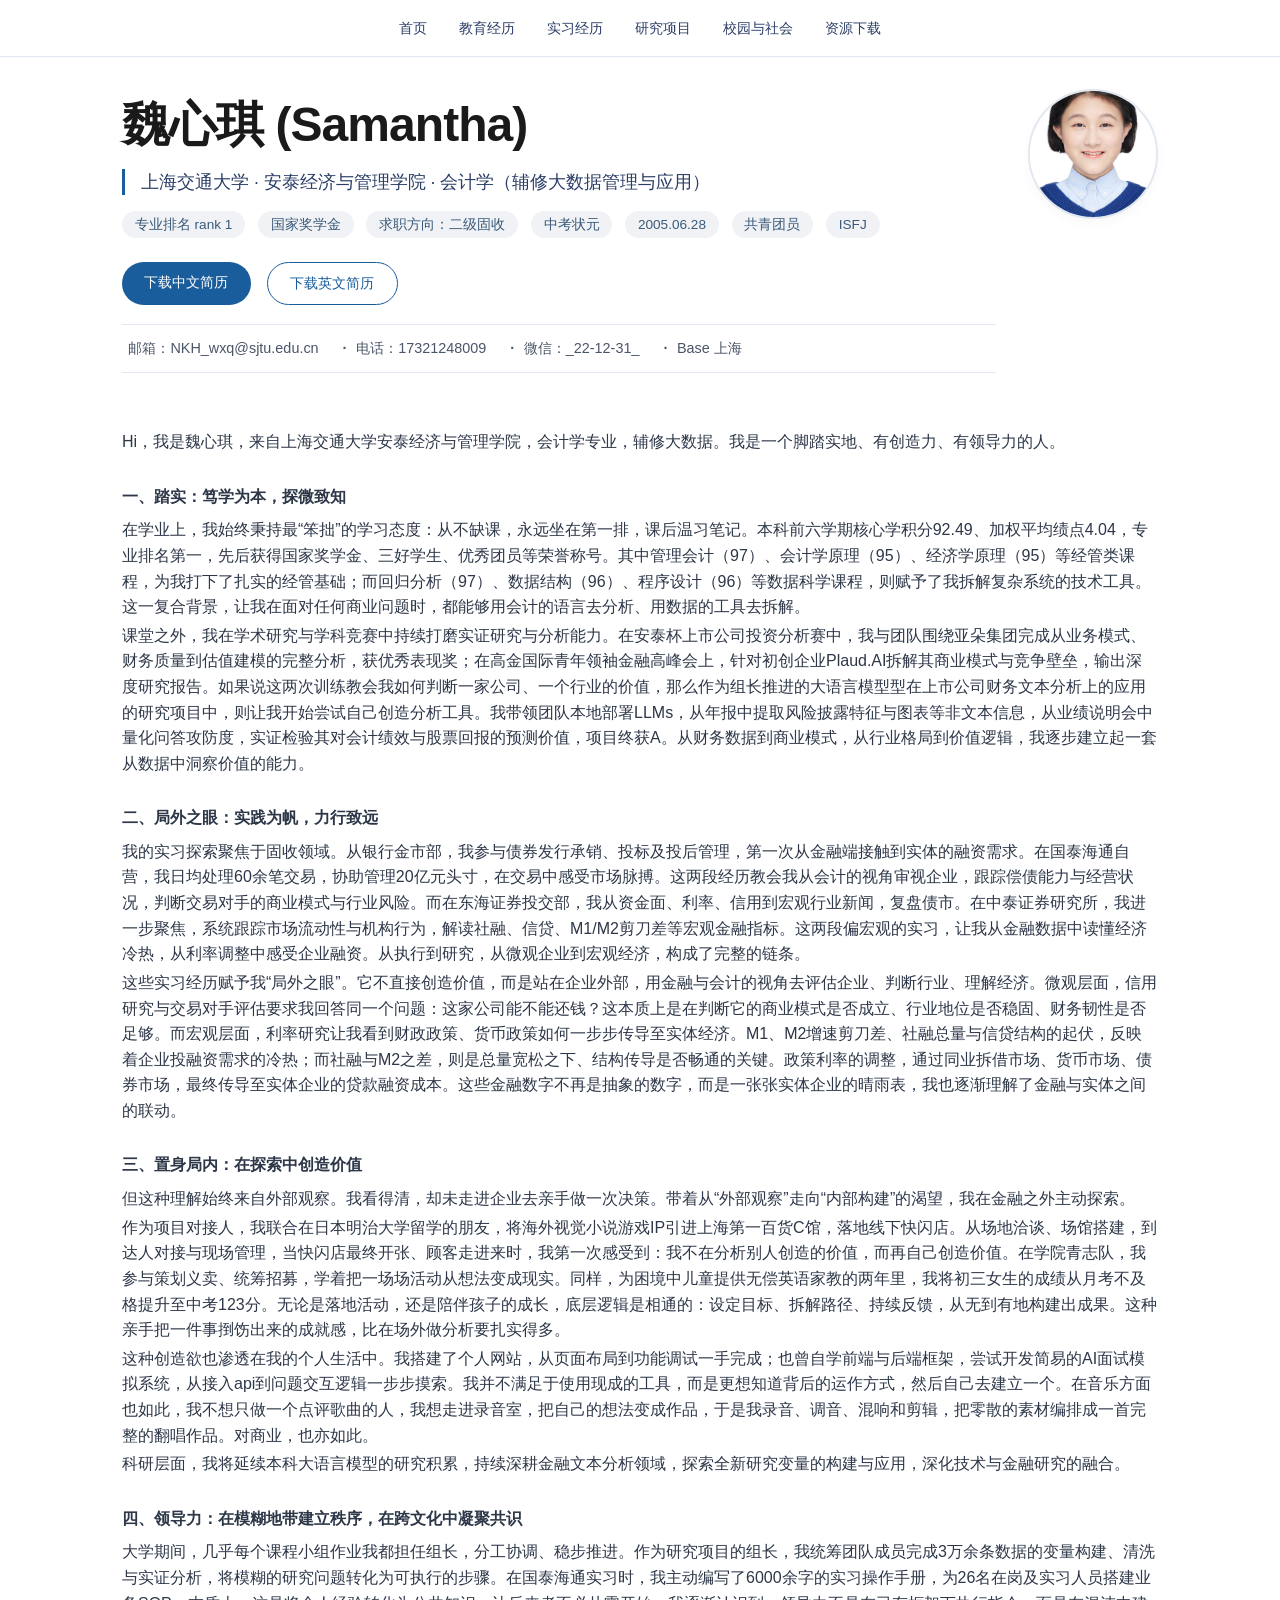
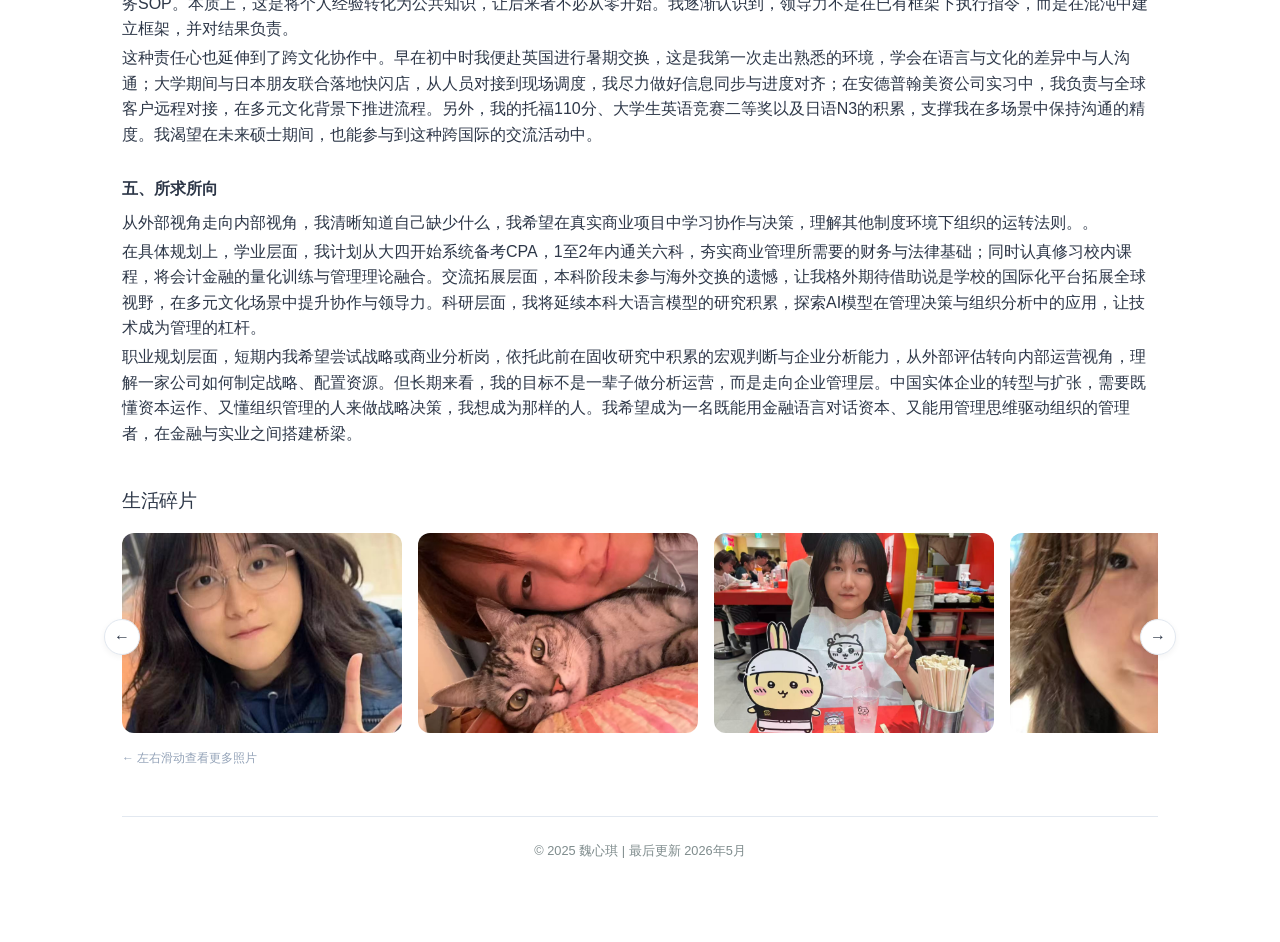
<file: index.html>
<!DOCTYPE html>
<html lang="zh-CN">
<head>
    <meta charset="UTF-8">
    <meta name="viewport" content="width=device-width, initial-scale=1.0, viewport-fit=cover">
    <title>魏心琪 · 个人主页</title>
    <style>
        * {
            margin: 0;
            padding: 0;
            box-sizing: border-box;
        }

        body {
            background-color: #ffffff;
            font-family: 'Inter', -apple-system, BlinkMacSystemFont, 'Segoe UI', Roboto, Helvetica, Arial, sans-serif;
            color: #1a1a1a;
            line-height: 1.5;
        }

        /* 导航栏 */
        .navbar {
            border-bottom: 1px solid #e2e8f0;
            padding: 1rem 0;
            margin-bottom: 1rem;
        }
        .nav-links {
            display: flex;
            justify-content: center;
            gap: 2rem;
            flex-wrap: wrap;
            list-style: none;
        }
        .nav-links a {
            text-decoration: none;
            color: #2c3e66;
            font-size: 0.9rem;
            font-weight: 500;
            transition: color 0.2s;
        }
        .nav-links a:hover {
            color: #1a5d9c;
        }

        .container {
            max-width: 1100px;
            margin: 0 auto;
            padding: 1rem 2rem 3rem 2rem;
        }

        /* 头部区域：左侧文字 + 右侧证件照 */
        .hero {
            display: flex;
            justify-content: space-between;
            align-items: flex-start;
            flex-wrap: wrap;
            gap: 2rem;
            margin-bottom: 1rem;
        }
        .hero-left {
            flex: 1;
        }
        .hero-right {
            flex-shrink: 0;
        }
        .photo-id {
            width: 130px;
            height: 130px;
            object-fit: cover;
            border-radius: 50%;
            border: 2px solid #e2e8f0;
            box-shadow: 0 4px 12px rgba(0,0,0,0.03);
        }

        .name {
            font-size: 3rem;
            font-weight: 600;
            letter-spacing: -0.02em;
            margin-bottom: 0.5rem;
        }

        .title {
            font-size: 1.1rem;
            color: #2c3e66;
            margin-bottom: 1rem;
            border-left: 3px solid #1a5d9c;
            padding-left: 1rem;
        }

        .tags {
            display: flex;
            flex-wrap: wrap;
            gap: 0.8rem;
            margin: 1rem 0 1.2rem 0;
            font-size: 0.9rem;
            color: #3a5a7a;
        }

        .tag-item {
            background: #f0f2f5;
            padding: 0.2rem 0.8rem;
            border-radius: 20px;
            font-size: 0.85rem;
        }

        /* 按钮组 */
        .btn-group {
            display: flex;
            gap: 1rem;
            margin: 1.5rem 0 1.2rem 0;
            flex-wrap: wrap;
        }
        .btn {
            background: #1a5d9c;
            color: white;
            border: none;
            padding: 0.6rem 1.4rem;
            border-radius: 40px;
            font-size: 0.9rem;
            font-weight: 500;
            cursor: pointer;
            transition: background 0.2s ease;
            text-decoration: none;
            display: inline-block;
        }
        .btn:hover {
            background: #0e3e6b;
        }
        .btn-outline {
            background: transparent;
            border: 1px solid #1a5d9c;
            color: #1a5d9c;
        }
        .btn-outline:hover {
            background: #1a5d9c;
            color: white;
        }

        /* 联系方式行 */
        .contact {
            display: flex;
            flex-wrap: wrap;
            gap: 1.5rem;
            font-size: 0.9rem;
            color: #4a5568;
            border-top: 1px solid #e2e8f0;
            border-bottom: 1px solid #e2e8f0;
            padding: 0.8rem 0;
            margin: 1rem 0 1.5rem 0;
        }
        .contact-item {
            display: flex;
            align-items: center;
            gap: 0.4rem;
        }
        .contact-item::before {
            content: "·";
            font-weight: 600;
            margin-right: 0.2rem;
        }
        .contact-item:first-child::before {
            content: "";
            margin-right: 0;
        }

        /* 自我介绍 */
        .bio {
            margin: 2rem 0 2rem 0;
            font-size: 1rem;
            color: #2d3748;
            line-height: 1.6;
        }
        .bio p {
            margin-bottom: 0.2rem;   /* 普通段落之间只留很小的间隙 */
            font-size: 1rem;
            color: #2d3748;
            line-height: 1.6;
        }
        .bio .section-heading {
            margin-top: 1.8rem;      /* 大标题之前留出明显间距 */
            margin-bottom: 0.5rem;
            font-weight: 600;
        }
        /* 生活照片滚动区 */
        .photos-section {
            margin: 2.5rem 0;
        }
        .section-title {
            font-size: 1.2rem;
            font-weight: 500;
            margin-bottom: 1rem;
            letter-spacing: -0.3px;
        }
        .scroll-wrapper {
            position: relative;
        }
        .scroll-container {
            display: flex;
            overflow-x: auto;
            scroll-behavior: smooth;
            gap: 1rem;
            padding-bottom: 0.5rem;
            scrollbar-width: thin;
            -webkit-overflow-scrolling: touch;
        }
        .scroll-container::-webkit-scrollbar {
            height: 5px;
        }
        .scroll-container::-webkit-scrollbar-track {
            background: #f0f2f5;
            border-radius: 10px;
        }
        .scroll-container::-webkit-scrollbar-thumb {
            background: #cbd5e0;
            border-radius: 10px;
        }
        .photo-card {
            flex: 0 0 auto;
            width: 280px;
            border-radius: 12px;
            overflow: hidden;
            background: #fafbfc;
        }
        .photo-card img {
            width: 100%;
            height: 200px;
            object-fit: cover;
            display: block;
            transition: transform 0.2s;
        }
        .photo-card img:hover {
            transform: scale(1.02);
        }
        .scroll-btn {
            position: absolute;
            top: 50%;
            transform: translateY(-50%);
            background: white;
            border: 1px solid #e2e8f0;
            border-radius: 50%;
            width: 36px;
            height: 36px;
            display: flex;
            align-items: center;
            justify-content: center;
            cursor: pointer;
            box-shadow: 0 2px 6px rgba(0,0,0,0.05);
            transition: all 0.2s;
            z-index: 2;
        }
        .scroll-btn:hover {
            background: #f0f2f5;
        }
        .scroll-left {
            left: -18px;
        }
        .scroll-right {
            right: -18px;
        }

        footer {
            border-top: 1px solid #e2e8f0;
            margin-top: 3rem;
            padding-top: 1.5rem;
            text-align: center;
            font-size: 0.8rem;
            color: #7f8c8d;
        }

        @media (max-width: 700px) {
            .container { padding: 1rem 1rem 2rem 1rem; }
            .name { font-size: 2rem; }
            .hero-right { margin-top: 1rem; }
            .photo-id { width: 100px; height: 100px; }
            .scroll-left { left: -10px; }
            .scroll-right { right: -10px; }
            .scroll-btn { width: 30px; height: 30px; }
            .nav-links { gap: 1rem; }
        }
    </style>
</head>
<body>
    <!-- 导航菜单 -->
    <div class="navbar">
        <div class="container" style="padding-top: 0; padding-bottom: 0;">
            <ul class="nav-links">
                <li><a href="index.html">首页</a></li>
                <li><a href="education.html">教育经历</a></li>
                <li><a href="internships.html">实习经历</a></li>
                <li><a href="projects.html">研究项目</a></li>
                <li><a href="campus.html">校园与社会</a></li>
                <li><a href="resources.html">资源下载</a></li>
            </ul>
        </div>
    </div>

    <div class="container">
        <!-- 头部：左侧文字 + 右侧证件照 -->
        <div class="hero">
            <div class="hero-left">
                <div class="name">魏心琪 (Samantha)</div>
                <div class="title">上海交通大学 · 安泰经济与管理学院 · 会计学（辅修大数据管理与应用）</div>
                <div class="tags">
                    <span class="tag-item">专业排名 rank 1</span>
                    <span class="tag-item">国家奖学金</span>
                    <span class="tag-item">求职方向：二级固收</span>
                    <span class="tag-item">中考状元</span>
                    <span class="tag-item">2005.06.28</span>
                    <span class="tag-item">共青团员</span>
                    <span class="tag-item">ISFJ</span>
                </div>
                <div class="btn-group">
                    <a href="pdfs/resume_cn.pdf" class="btn" download>下载中文简历</a>
                    <a href="pdfs/resume_en.pdf" class="btn btn-outline" download>下载英文简历</a>
                </div>
                <div class="contact">
                    <span class="contact-item">邮箱：NKH_wxq@sjtu.edu.cn</span>
                    <span class="contact-item">电话：17321248009</span>
                    <span class="contact-item">微信：_22-12-31_</span>
                    <span class="contact-item">Base 上海</span>
                </div>
            </div>
            <div class="hero-right">
                <!-- 证件照：请将你的证件照命名为 zhengjianzhao.jpg 并放入 images 文件夹 -->
                <img class="photo-id" src="images/zhengjianzhao.jpg" alt="证件照" onerror="this.src='https://placehold.co/130x130?text=Photo'">
            </div>
        </div>

        <!-- 自我介绍 -->
        <div class="bio">
            <p>Hi，我是魏心琪，来自上海交通大学安泰经济与管理学院，会计学专业，辅修大数据。我是一个脚踏实地、有创造力、有领导力的人。</p>

            <p class="section-heading">一、踏实：笃学为本，探微致知</p>
            <p>在学业上，我始终秉持最“笨拙”的学习态度：从不缺课，永远坐在第一排，课后温习笔记。本科前六学期核心学积分92.49、加权平均绩点4.04，专业排名第一，先后获得国家奖学金、三好学生、优秀团员等荣誉称号。其中管理会计（97）、会计学原理（95）、经济学原理（95）等经管类课程，为我打下了扎实的经管基础；而回归分析（97）、数据结构（96）、程序设计（96）等数据科学课程，则赋予了我拆解复杂系统的技术工具。这一复合背景，让我在面对任何商业问题时，都能够用会计的语言去分析、用数据的工具去拆解。</p>
            <p>课堂之外，我在学术研究与学科竞赛中持续打磨实证研究与分析能力。在安泰杯上市公司投资分析赛中，我与团队围绕亚朵集团完成从业务模式、财务质量到估值建模的完整分析，获优秀表现奖；在高金国际青年领袖金融高峰会上，针对初创企业Plaud.AI拆解其商业模式与竞争壁垒，输出深度研究报告。如果说这两次训练教会我如何判断一家公司、一个行业的价值，那么作为组长推进的大语言模型型在上市公司财务文本分析上的应用的研究项目中，则让我开始尝试自己创造分析工具。我带领团队本地部署LLMs，从年报中提取风险披露特征与图表等非文本信息，从业绩说明会中量化问答攻防度，实证检验其对会计绩效与股票回报的预测价值，项目终获A。从财务数据到商业模式，从行业格局到价值逻辑，我逐步建立起一套从数据中洞察价值的能力。</p>

            <p class="section-heading">二、局外之眼：实践为帆，力行致远</p>
            <p>我的实习探索聚焦于固收领域。从银行金市部，我参与债券发行承销、投标及投后管理，第一次从金融端接触到实体的融资需求。在国泰海通自营，我日均处理60余笔交易，协助管理20亿元头寸，在交易中感受市场脉搏。这两段经历教会我从会计的视角审视企业，跟踪偿债能力与经营状况，判断交易对手的商业模式与行业风险。而在东海证券投交部，我从资金面、利率、信用到宏观行业新闻，复盘债市。在中泰证券研究所，我进一步聚焦，系统跟踪市场流动性与机构行为，解读社融、信贷、M1/M2剪刀差等宏观金融指标。这两段偏宏观的实习，让我从金融数据中读懂经济冷热，从利率调整中感受企业融资。从执行到研究，从微观企业到宏观经济，构成了完整的链条。</p>
            <p>这些实习经历赋予我“局外之眼”。它不直接创造价值，而是站在企业外部，用金融与会计的视角去评估企业、判断行业、理解经济。微观层面，信用研究与交易对手评估要求我回答同一个问题：这家公司能不能还钱？这本质上是在判断它的商业模式是否成立、行业地位是否稳固、财务韧性是否足够。而宏观层面，利率研究让我看到财政政策、货币政策如何一步步传导至实体经济。M1、M2增速剪刀差、社融总量与信贷结构的起伏，反映着企业投融资需求的冷热；而社融与M2之差，则是总量宽松之下、结构传导是否畅通的关键。政策利率的调整，通过同业拆借市场、货币市场、债券市场，最终传导至实体企业的贷款融资成本。这些金融数字不再是抽象的数字，而是一张张实体企业的晴雨表，我也逐渐理解了金融与实体之间的联动。</p>

            <p class="section-heading">三、置身局内：在探索中创造价值</p>
            <p>但这种理解始终来自外部观察。我看得清，却未走进企业去亲手做一次决策。带着从“外部观察”走向“内部构建”的渴望，我在金融之外主动探索。</p>
            <p>作为项目对接人，我联合在日本明治大学留学的朋友，将海外视觉小说游戏IP引进上海第一百货C馆，落地线下快闪店。从场地洽谈、场馆搭建，到达人对接与现场管理，当快闪店最终开张、顾客走进来时，我第一次感受到：我不在分析别人创造的价值，而再自己创造价值。在学院青志队，我参与策划义卖、统筹招募，学着把一场场活动从想法变成现实。同样，为困境中儿童提供无偿英语家教的两年里，我将初三女生的成绩从月考不及格提升至中考123分。无论是落地活动，还是陪伴孩子的成长，底层逻辑是相通的：设定目标、拆解路径、持续反馈，从无到有地构建出成果。这种亲手把一件事捯饬出来的成就感，比在场外做分析要扎实得多。</p>
            <p>这种创造欲也渗透在我的个人生活中。我搭建了个人网站，从页面布局到功能调试一手完成；也曾自学前端与后端框架，尝试开发简易的AI面试模拟系统，从接入api到问题交互逻辑一步步摸索。我并不满足于使用现成的工具，而是更想知道背后的运作方式，然后自己去建立一个。在音乐方面也如此，我不想只做一个点评歌曲的人，我想走进录音室，把自己的想法变成作品，于是我录音、调音、混响和剪辑，把零散的素材编排成一首完整的翻唱作品。对商业，也亦如此。</p>
            <p>科研层面，我将延续本科大语言模型的研究积累，持续深耕金融文本分析领域，探索全新研究变量的构建与应用，深化技术与金融研究的融合。</p>

            <p class="section-heading">四、领导力：在模糊地带建立秩序，在跨文化中凝聚共识</p>
            <p>大学期间，几乎每个课程小组作业我都担任组长，分工协调、稳步推进。作为研究项目的组长，我统筹团队成员完成3万余条数据的变量构建、清洗与实证分析，将模糊的研究问题转化为可执行的步骤。在国泰海通实习时，我主动编写了6000余字的实习操作手册，为26名在岗及实习人员搭建业务SOP。本质上，这是将个人经验转化为公共知识，让后来者不必从零开始。我逐渐认识到，领导力不是在已有框架下执行指令，而是在混沌中建立框架，并对结果负责。</p>
            <p>这种责任心也延伸到了跨文化协作中。早在初中时我便赴英国进行暑期交换，这是我第一次走出熟悉的环境，学会在语言与文化的差异中与人沟通；大学期间与日本朋友联合落地快闪店，从人员对接到现场调度，我尽力做好信息同步与进度对齐；在安德普翰美资公司实习中，我负责与全球客户远程对接，在多元文化背景下推进流程。另外，我的托福110分、大学生英语竞赛二等奖以及日语N3的积累，支撑我在多场景中保持沟通的精度。我渴望在未来硕士期间，也能参与到这种跨国际的交流活动中。</p>

            <p class="section-heading">五、所求所向</p>
            <p>从外部视角走向内部视角，我清晰知道自己缺少什么，我希望在真实商业项目中学习协作与决策，理解其他制度环境下组织的运转法则。。</p>
            <p>在具体规划上，学业层面，我计划从大四开始系统备考CPA，1至2年内通关六科，夯实商业管理所需要的财务与法律基础；同时认真修习校内课程，将会计金融的量化训练与管理理论融合。交流拓展层面，本科阶段未参与海外交换的遗憾，让我格外期待借助说是学校的国际化平台拓展全球视野，在多元文化场景中提升协作与领导力。科研层面，我将延续本科大语言模型的研究积累，探索AI模型在管理决策与组织分析中的应用，让技术成为管理的杠杆。</p>
            <p>职业规划层面，短期内我希望尝试战略或商业分析岗，依托此前在固收研究中积累的宏观判断与企业分析能力，从外部评估转向内部运营视角，理解一家公司如何制定战略、配置资源。但长期来看，我的目标不是一辈子做分析运营，而是走向企业管理层。中国实体企业的转型与扩张，需要既懂资本运作、又懂组织管理的人来做战略决策，我想成为那样的人。我希望成为一名既能用金融语言对话资本、又能用管理思维驱动组织的管理者，在金融与实业之间搭建桥梁。</p>

            
        <!-- 生活照片滚动区 --> 
        <div class="photos-section">
            <div class="section-title">生活碎片</div>
            <div class="scroll-wrapper">
                <div class="scroll-btn scroll-left" id="scrollLeftBtn">←</div>
                <div class="scroll-container" id="scrollContainer">
                    <div class="photo-card"><img src="images/life1.jpg" alt="生活照1" onerror="this.src='https://placehold.co/280x200?text=Photo+1'"></div>
                    <div class="photo-card"><img src="images/life2.jpg" alt="生活照2" onerror="this.src='https://placehold.co/280x200?text=Photo+2'"></div>
                    <div class="photo-card"><img src="images/life3.jpg" alt="生活照3" onerror="this.src='https://placehold.co/280x200?text=Photo+3'"></div>
                    <div class="photo-card"><img src="images/life4.jpg" alt="生活照4" onerror="this.src='https://placehold.co/280x200?text=Photo+4'"></div>
                </div>
                <div class="scroll-btn scroll-right" id="scrollRightBtn">→</div>
            </div>
            <p style="font-size:0.75rem; color:#94a3b8; margin-top:0.5rem;">← 左右滑动查看更多照片</p>
        </div>

        <footer>
            © 2025 魏心琪 | 最后更新 2026年5月
        </footer>
    </div>

    <script>
        const container = document.getElementById('scrollContainer');
        const leftBtn = document.getElementById('scrollLeftBtn');
        const rightBtn = document.getElementById('scrollRightBtn');
        leftBtn.addEventListener('click', () => {
            container.scrollBy({ left: -280, behavior: 'smooth' });
        });
        rightBtn.addEventListener('click', () => {
            container.scrollBy({ left: 280, behavior: 'smooth' });
        });
    </script>
</body>
</html>
</file>
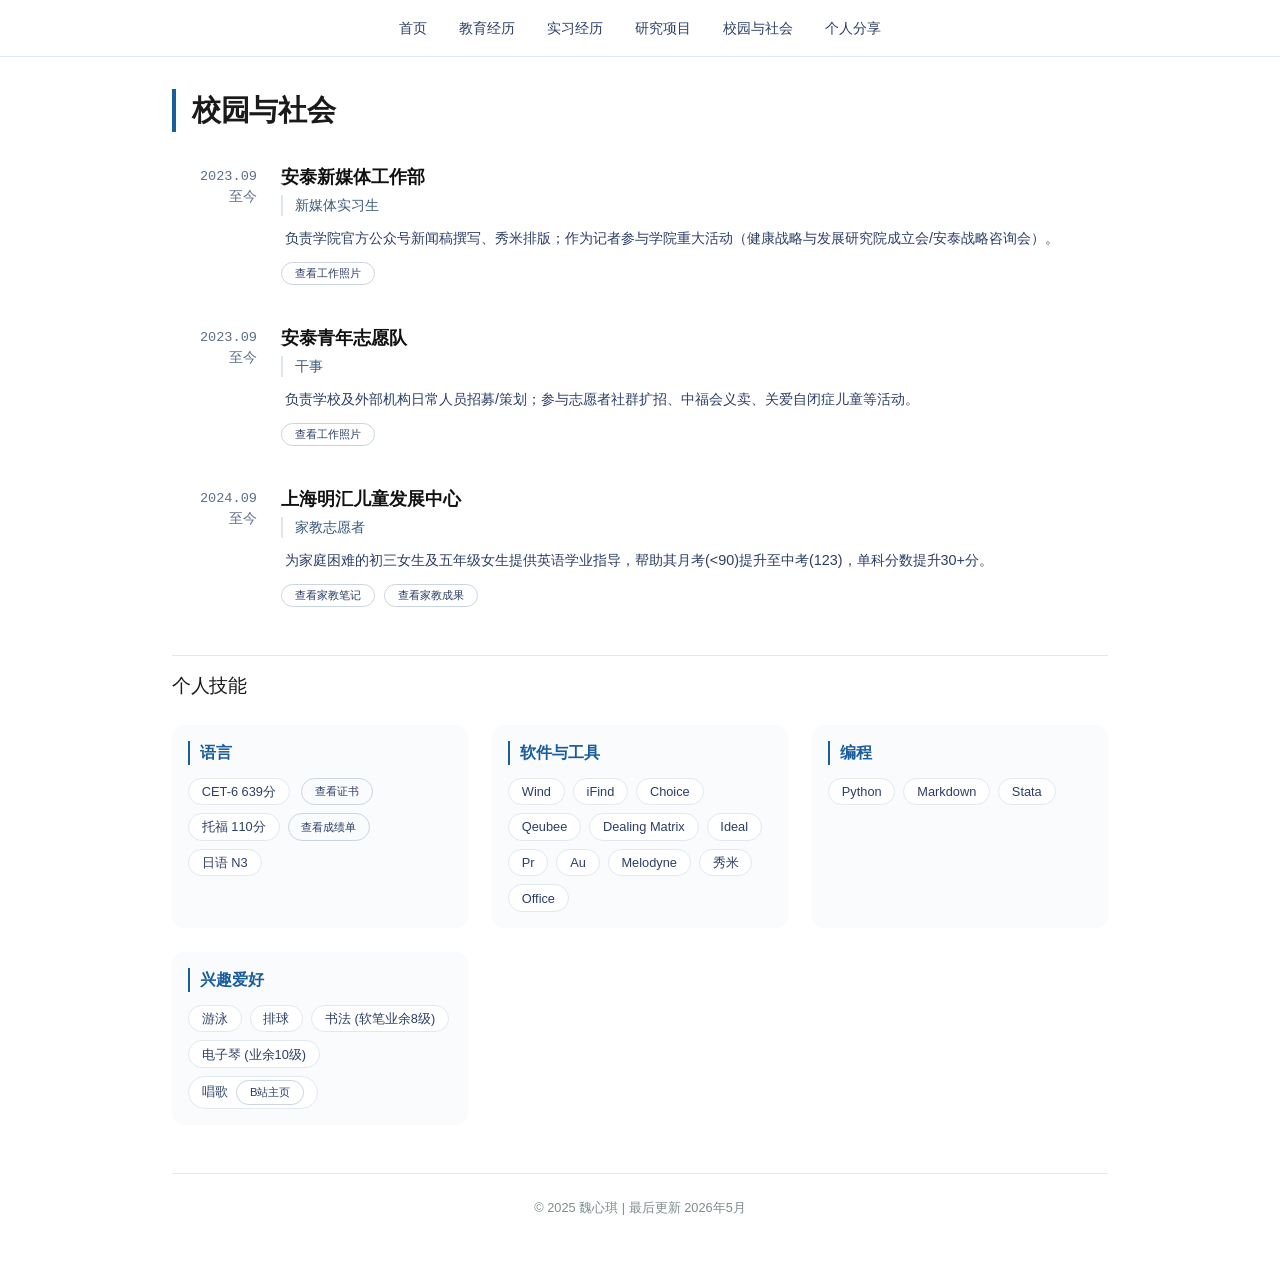
<file: campus.html>
<!DOCTYPE html>
<html lang="zh-CN">
<head>
    <meta charset="UTF-8">
    <meta name="viewport" content="width=device-width, initial-scale=1.0">
    <title>校园与社会 · 魏心琪</title>
    <style>
        * {
            margin: 0;
            padding: 0;
            box-sizing: border-box;
        }

        body {
            background-color: #ffffff;
            font-family: 'Inter', -apple-system, BlinkMacSystemFont, 'Segoe UI', Roboto, Helvetica, Arial, sans-serif;
            color: #1a1a1a;
            line-height: 1.5;
        }

        /* 导航栏 */
        .navbar {
            border-bottom: 1px solid #e2e8f0;
            padding: 1rem 0;
            margin-bottom: 1rem;
        }
        .nav-links {
            display: flex;
            justify-content: center;
            gap: 2rem;
            flex-wrap: wrap;
            list-style: none;
        }
        .nav-links a {
            text-decoration: none;
            color: #2c3e66;
            font-size: 0.9rem;
            font-weight: 500;
            transition: color 0.2s;
        }
        .nav-links a:hover {
            color: #1a5d9c;
        }

        .container {
            max-width: 1000px;
            margin: 0 auto;
            padding: 1rem 2rem 3rem 2rem;
        }

        .page-title {
            font-size: 1.8rem;
            font-weight: 600;
            letter-spacing: -0.01em;
            margin-bottom: 2rem;
            border-left: 4px solid #1a5d9c;
            padding-left: 1rem;
        }

        /* 校园经历条目 */
        .campus-item {
            display: flex;
            gap: 1.5rem;
            margin-bottom: 2.5rem;
        }
        .campus-left {
            flex-shrink: 0;
            width: 85px;
            text-align: right;
            font-family: monospace;
            font-size: 0.85rem;
            color: #5a6e8a;
            padding-top: 0.2rem;
        }
        .campus-right {
            flex: 1;
        }
        /* 组织名称（第一行，大） */
        .campus-org {
            font-size: 1.1rem;
            font-weight: 600;
            color: #111;
            margin-bottom: 0.25rem;
        }
        /* 职位名称（第二行，小） */
        .campus-title {
            font-size: 0.9rem;
            color: #3a5a7a;
            margin-bottom: 0.75rem;
            border-left: 2px solid #dce5f0;
            padding-left: 0.75rem;
        }
        .campus-description {
            margin: 0.5rem 0 0.75rem 0;
            padding-left: 0.25rem;
        }
        .campus-description p {
            margin-bottom: 0.4rem;
            font-size: 0.9rem;
            color: #2c3e66;
            line-height: 1.5;
        }
        .btn-group {
            display: flex;
            flex-wrap: wrap;
            gap: 0.6rem;
            margin-top: 0.5rem;
        }
        .doc-btn {
            font-size: 0.7rem;
            background: none;
            border: 1px solid #cbd5e1;
            padding: 0.2rem 0.8rem;
            border-radius: 20px;
            cursor: pointer;
            color: #2c3e66;
            text-decoration: none;
            display: inline-block;
            transition: 0.2s;
        }
        .doc-btn:hover {
            background: #f0f2f5;
        }

        /* 个人技能区域（与之前相同） */
        .skills-section {
            margin-top: 3rem;
            padding-top: 1rem;
            border-top: 1px solid #e2e8f0;
        }
        .skills-title {
            font-size: 1.2rem;
            font-weight: 500;
            margin-bottom: 1.5rem;
            letter-spacing: -0.3px;
        }
        .skills-grid {
            display: grid;
            grid-template-columns: repeat(auto-fill, minmax(280px, 1fr));
            gap: 1.5rem;
        }
        .skill-category {
            background: #fafbfc;
            padding: 1rem;
            border-radius: 12px;
        }
        .skill-category h3 {
            font-size: 1rem;
            font-weight: 600;
            margin-bottom: 0.8rem;
            color: #1a5d9c;
            border-left: 2px solid #1a5d9c;
            padding-left: 0.6rem;
        }
        .skill-items {
            display: flex;
            flex-wrap: wrap;
            gap: 0.5rem;
        }
        .skill-tag {
            background: #ffffff;
            border: 1px solid #e2e8f0;
            padding: 0.2rem 0.8rem;
            border-radius: 30px;
            font-size: 0.8rem;
            color: #2c3e66;
        }
        .inline-buttons {
            display: inline-flex;
            gap: 0.3rem;
            margin-left: 0.5rem;
            vertical-align: middle;
        }

        footer {
            border-top: 1px solid #e2e8f0;
            margin-top: 3rem;
            padding-top: 1.5rem;
            text-align: center;
            font-size: 0.8rem;
            color: #7f8c8d;
        }

        @media (max-width: 700px) {
            .container { padding: 1rem 1rem 2rem 1rem; }
            .campus-left { width: 65px; font-size: 0.7rem; }
            .campus-org { font-size: 1rem; }
            .campus-title { font-size: 0.85rem; }
            .skills-grid { grid-template-columns: 1fr; }
            .nav-links { gap: 1rem; }
        }
    </style>
</head>
<body>
    <div class="navbar">
        <div class="container" style="padding-top: 0; padding-bottom: 0;">
            <ul class="nav-links">
                <li><a href="index.html">首页</a></li>
                <li><a href="education.html">教育经历</a></li>
                <li><a href="internships.html">实习经历</a></li>
                <li><a href="projects.html">研究项目</a></li>
                <li><a href="campus.html">校园与社会</a></li>
                <li><a href="resources.html">个人分享</a></li>
            </ul>
        </div>
    </div>

    <div class="container">
        <div class="page-title">校园与社会</div>

        <!-- 安泰新媒体工作部 -->
        <div class="campus-item">
            <div class="campus-left">2023.09<br>至今</div>
            <div class="campus-right">
                <div class="campus-org">安泰新媒体工作部</div>
                <div class="campus-title">新媒体实习生</div>
                <div class="campus-description">
                    <p>负责学院官方公众号新闻稿撰写、秀米排版；作为记者参与学院重大活动（健康战略与发展研究院成立会/安泰战略咨询会）。</p>
                </div>
                <div class="btn-group">
                    <button class="doc-btn" data-src="images/campus/news_sample.jpg">查看工作照片</button>
                </div>
            </div>
        </div>

        <!-- 安泰青年志愿队 -->
        <div class="campus-item">
            <div class="campus-left">2023.09<br>至今</div>
            <div class="campus-right">
                <div class="campus-org">安泰青年志愿队</div>
                <div class="campus-title">干事</div>
                <div class="campus-description">
                    <p>负责学校及外部机构日常人员招募/策划；参与志愿者社群扩招、中福会义卖、关爱自闭症儿童等活动。</p>
                </div>
                <div class="btn-group">
                    <button class="doc-btn" data-src="images/campus/volunteer.jpg">查看工作照片</button>
                </div>
            </div>
        </div>

        <!-- 上海明汇儿童发展中心 -->
        <div class="campus-item">
            <div class="campus-left">2024.09<br>至今</div>
            <div class="campus-right">
                <div class="campus-org">上海明汇儿童发展中心</div>
                <div class="campus-title">家教志愿者</div>
                <div class="campus-description">
                    <p>为家庭困难的初三女生及五年级女生提供英语学业指导，帮助其月考(&lt;90)提升至中考(123)，单科分数提升30+分。</p>
                </div>
                <div class="btn-group">
                    <button class="doc-btn" data-src="pdfs/tutoring_notes.pdf">查看家教笔记</button>
                    <button class="doc-btn" data-src="images/campus/tutoring_result.jpg">查看家教成果</button>
                </div>
            </div>
        </div>

        <!-- 个人技能区域（保持不变） -->
        <div class="skills-section">
            <div class="skills-title">个人技能</div>
            <div class="skills-grid">
                <div class="skill-category">
                    <h3>语言</h3>
                    <div class="skill-items">
                        <span class="skill-tag">CET-6 639分</span>
                        <button class="doc-btn" data-src="pdfs/certs/cet6.pdf" style="margin-left: 0.2rem;">查看证书</button>
                        <span class="skill-tag">托福 110分</span>
                        <button class="doc-btn" data-src="pdfs/certs/toefl.pdf">查看成绩单</button>
                        <br>
                        <span class="skill-tag">日语 N3</span>
                    </div>
                </div>
                <div class="skill-category">
                    <h3>软件与工具</h3>
                    <div class="skill-items">
                        <span class="skill-tag">Wind</span>
                        <span class="skill-tag">iFind</span>
                        <span class="skill-tag">Choice</span>
                        <span class="skill-tag">Qeubee</span>
                        <span class="skill-tag">Dealing Matrix</span>
                        <span class="skill-tag">Ideal</span>
                        <span class="skill-tag">Pr</span>
                        <span class="skill-tag">Au</span>
                        <span class="skill-tag">Melodyne</span>
                        <span class="skill-tag">秀米</span>
                        <span class="skill-tag">Office</span>
                    </div>
                </div>
                <div class="skill-category">
                    <h3>编程</h3>
                    <div class="skill-items">
                        <span class="skill-tag">Python</span>
                        <span class="skill-tag">Markdown</span>
                        <span class="skill-tag">Stata</span>
                    </div>
                </div>
                <div class="skill-category">
                    <h3>兴趣爱好</h3>
                    <div class="skill-items">
                        <span class="skill-tag">游泳</span>
                        <span class="skill-tag">排球</span>
                        <span class="skill-tag">书法 (软笔业余8级)</span>
                        <span class="skill-tag">电子琴 (业余10级)</span>
                        <span class="skill-tag">
                            唱歌
                            <a href="https://space.bilibili.com/177241015" target="_blank" class="doc-btn" style="margin-left: 0.3rem;">B站主页</a>
                        </span>
                    </div>
                </div>
            </div>
        </div>

        <footer>
            © 2025 魏心琪 | 最后更新 2026年5月
        </footer>
    </div>

    <!-- 模态框（查看图片/PDF） -->
    <div id="modal" style="display:none; position:fixed; z-index:1000; left:0; top:0; width:100%; height:100%; background:rgba(0,0,0,0.8); justify-content:center; align-items:center;">
        <span id="modal-close" style="position:absolute; top:20px; right:35px; color:white; font-size:40px; cursor:pointer;">&times;</span>
        <iframe id="modal-pdf" style="width:90%; height:90%; background:white;" frameborder="0"></iframe>
        <img id="modal-img" style="max-width:90%; max-height:90%; display:none; margin:auto;">
    </div>

    <script>
        const modal = document.getElementById('modal');
        const modalPdf = document.getElementById('modal-pdf');
        const modalImg = document.getElementById('modal-img');
        const closeBtn = document.getElementById('modal-close');

        function openFile(src) {
            if (src.toLowerCase().endsWith('.pdf')) {
                modalPdf.style.display = 'block';
                modalImg.style.display = 'none';
                modalPdf.src = src;
                modal.style.display = 'flex';
            } else {
                modalPdf.style.display = 'none';
                modalImg.style.display = 'block';
                modalImg.src = src;
                modal.style.display = 'flex';
            }
        }

        document.querySelectorAll('.doc-btn').forEach(btn => {
            btn.addEventListener('click', function(e) {
                const src = this.getAttribute('data-src');
                if (src) {
                    openFile(src);
                } else {
                    alert('文件暂未上传');
                }
            });
        });

        closeBtn.onclick = () => {
            modal.style.display = 'none';
            modalPdf.src = '';
            modalImg.src = '';
        };
        window.onclick = (e) => {
            if (e.target === modal) {
                modal.style.display = 'none';
                modalPdf.src = '';
                modalImg.src = '';
            }
        };
    </script>
</body>
</html>
</file>
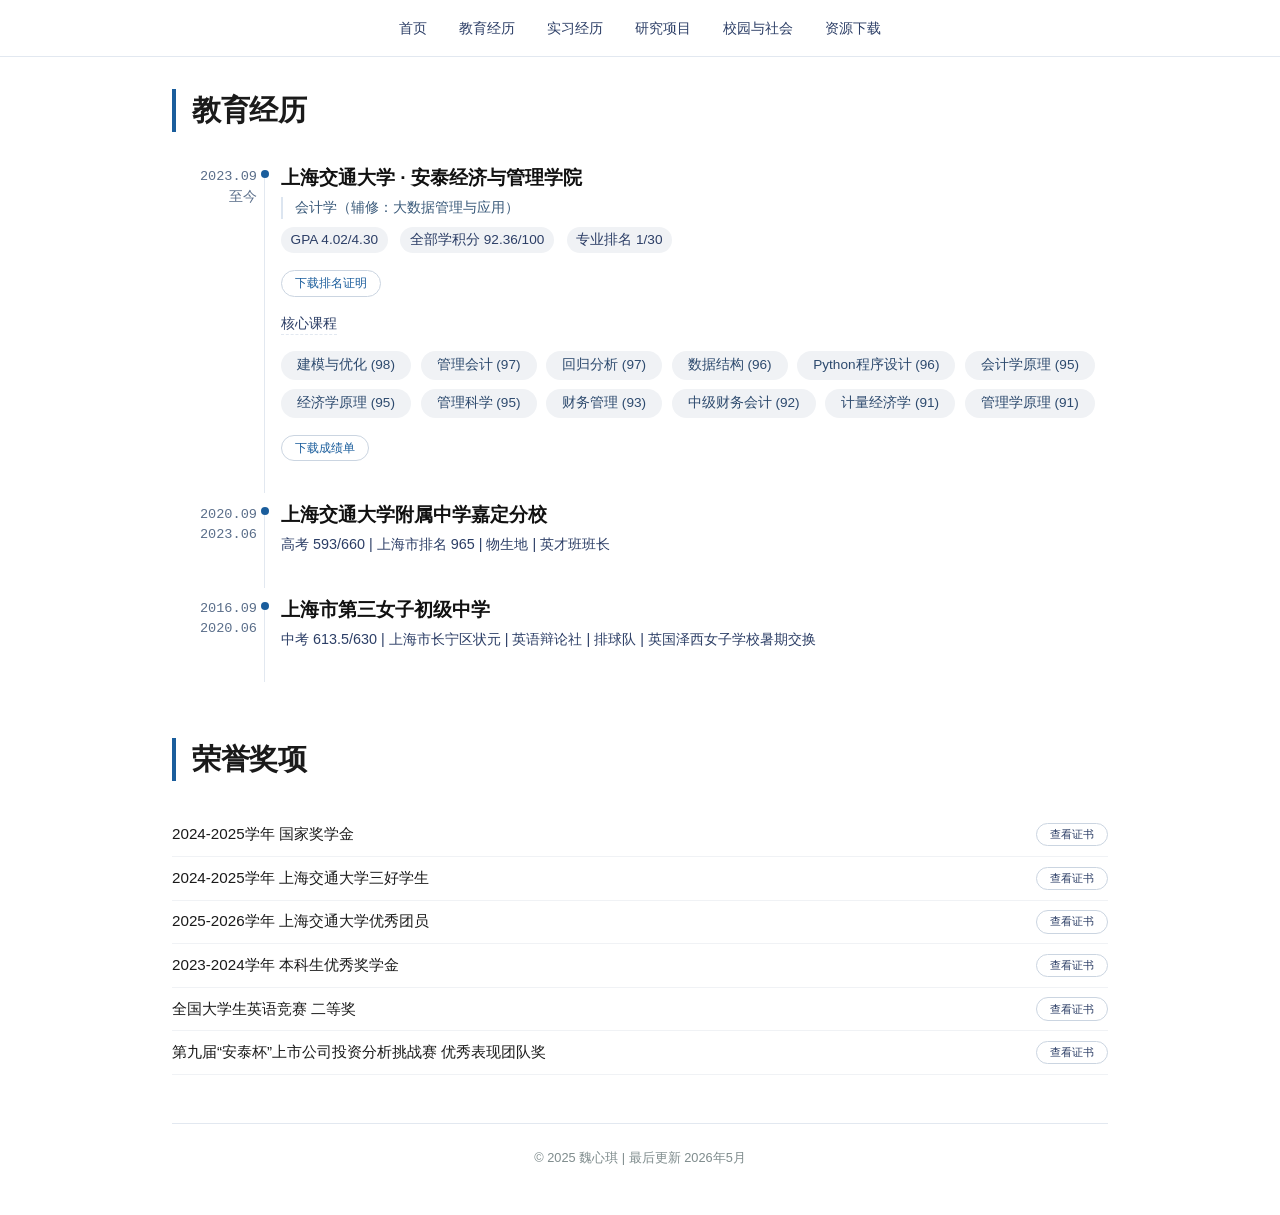
<file: education.html>
<!DOCTYPE html>
<html lang="zh-CN">
<head>
    <meta charset="UTF-8">
    <meta name="viewport" content="width=device-width, initial-scale=1.0">
    <title>教育经历 · 魏心琪</title>
    <style>
        * {
            margin: 0;
            padding: 0;
            box-sizing: border-box;
        }

        body {
            background-color: #ffffff;
            font-family: 'Inter', -apple-system, BlinkMacSystemFont, 'Segoe UI', Roboto, Helvetica, Arial, sans-serif;
            color: #1a1a1a;
            line-height: 1.5;
        }

        /* 导航栏 */
        .navbar {
            border-bottom: 1px solid #e2e8f0;
            padding: 1rem 0;
            margin-bottom: 1rem;
        }
        .nav-links {
            display: flex;
            justify-content: center;
            gap: 2rem;
            flex-wrap: wrap;
            list-style: none;
        }
        .nav-links a {
            text-decoration: none;
            color: #2c3e66;
            font-size: 0.9rem;
            font-weight: 500;
            transition: color 0.2s;
        }
        .nav-links a:hover {
            color: #1a5d9c;
        }

        .container {
            max-width: 1000px;
            margin: 0 auto;
            padding: 1rem 2rem 3rem 2rem;
        }

        .page-title {
            font-size: 1.8rem;
            font-weight: 600;
            letter-spacing: -0.01em;
            margin-bottom: 2rem;
            border-left: 4px solid #1a5d9c;
            padding-left: 1rem;
        }

        /* 时间轴 */
        .timeline-item {
            display: flex;
            gap: 1.5rem;
            margin-bottom: 2rem;
        }
        .timeline-left {
            flex-shrink: 0;
            width: 85px;
            text-align: right;
            font-family: monospace;
            font-size: 0.85rem;
            color: #5a6e8a;
            padding-top: 0.2rem;
            position: relative;
        }
        .timeline-left::after {
            content: "";
            position: absolute;
            right: -12px;
            top: 6px;
            width: 8px;
            height: 8px;
            background: #1a5d9c;
            border-radius: 50%;
            z-index: 1;
        }
        .timeline-left::before {
            content: "";
            position: absolute;
            right: -8px;
            top: 14px;
            bottom: -24px;
            width: 1px;
            background: #e2e8f0;
        }
        .timeline-item:last-child .timeline-left::before {
            display: none;
        }
        .timeline-right {
            flex: 1;
            padding-bottom: 0.5rem;
        }
        .edu-name {
            font-size: 1.2rem;
            font-weight: 600;
            color: #111;
            margin-bottom: 0.25rem;
        }
        .edu-major {
            font-size: 0.9rem;
            color: #3a5a7a;
            margin-bottom: 0.5rem;
            border-left: 2px solid #dce5f0;
            padding-left: 0.75rem;
        }
        .edu-stats {
            display: flex;
            flex-wrap: wrap;
            gap: 0.8rem;
            font-size: 0.85rem;
            color: #2c3e66;
            margin-bottom: 0.75rem;
        }
        .edu-stats span {
            background: #f0f2f5;
            padding: 0.2rem 0.6rem;
            border-radius: 16px;
        }
        .download-link {
            display: inline-block;
            font-size: 0.75rem;
            text-decoration: none;
            color: #1a5d9c;
            border: 1px solid #cbd5e1;
            padding: 0.2rem 0.8rem;
            border-radius: 20px;
            margin-top: 0.3rem;
            transition: 0.2s;
        }
        .download-link:hover {
            background: #f0f2f5;
        }
        .simple-detail {
            font-size: 0.9rem;
            color: #2c3e66;
            line-height: 1.5;
        }

        /* 核心课程子标题（轻量级） */
        .sub-section-title {
            font-size: 0.9rem;
            font-weight: 500;
            margin: 1rem 0 0.5rem 0;
            color: #2c3e66;
            border-bottom: 1px dashed #e2e8f0;
            display: inline-block;
        }
        .course-list {
            display: flex;
            flex-wrap: wrap;
            gap: 0.6rem;
            margin: 0.5rem 0 0.8rem 0;
        }
        .course-tag {
            background: #f0f2f5;
            padding: 0.25rem 1rem;
            border-radius: 30px;
            font-size: 0.85rem;
            color: #2d4a6e;
        }

        /* 荣誉奖项 */
        .section-title {
            font-size: 1.2rem;
            font-weight: 500;
            margin: 2rem 0 1rem 0;
            border-bottom: 1px solid #eaeef3;
            padding-bottom: 0.3rem;
        }
        .award-list {
            list-style: none;
            margin: 1rem 0;
        }
        .award-item {
            display: flex;
            justify-content: space-between;
            align-items: center;
            flex-wrap: wrap;
            gap: 1rem;
            padding: 0.6rem 0;
            border-bottom: 1px solid #f0f2f5;
        }
        .award-name {
            font-size: 0.95rem;
        }
        .award-btn {
            font-size: 0.7rem;
            background: none;
            border: 1px solid #cbd5e1;
            padding: 0.2rem 0.8rem;
            border-radius: 20px;
            cursor: pointer;
            color: #2c3e66;
            transition: 0.2s;
        }
        .award-btn:hover {
            background: #f0f2f5;
        }

        footer {
            border-top: 1px solid #e2e8f0;
            margin-top: 3rem;
            padding-top: 1.5rem;
            text-align: center;
            font-size: 0.8rem;
            color: #7f8c8d;
        }

        @media (max-width: 700px) {
            .container { padding: 1rem 1rem 2rem 1rem; }
            .timeline-left { width: 65px; font-size: 0.7rem; }
            .edu-name { font-size: 1rem; }
            .nav-links { gap: 1rem; }
        }
    </style>
</head>
<body>
    <div class="navbar">
        <div class="container" style="padding-top: 0; padding-bottom: 0;">
            <ul class="nav-links">
                <li><a href="index.html">首页</a></li>
                <li><a href="education.html">教育经历</a></li>
                <li><a href="internships.html">实习经历</a></li>
                <li><a href="projects.html">研究项目</a></li>
                <li><a href="campus.html">校园与社会</a></li>
                <li><a href="resources.html">资源下载</a></li>
            </ul>
        </div>
    </div>

    <div class="container">
        <div class="page-title">教育经历</div>

        <!-- 大学 -->
        <div class="timeline-item">
            <div class="timeline-left">2023.09<br>至今</div>
            <div class="timeline-right">
                <div class="edu-name">上海交通大学 · 安泰经济与管理学院</div>
                <div class="edu-major">会计学（辅修：大数据管理与应用）</div>
                <div class="edu-stats">
                    <span>GPA 4.02/4.30</span>
                    <span>全部学积分 92.36/100</span>
                    <span>专业排名 1/30</span>
                </div>
                <div>
                    <a href="pdfs/ranking_proof.pdf" class="download-link" target="_blank">下载排名证明</a>
                </div>

                <!-- 核心课程（属于大学） -->
                <div class="sub-section-title">核心课程</div>
                <div class="course-list">
                    <span class="course-tag">建模与优化 (98)</span>
                    <span class="course-tag">管理会计 (97)</span>
                    <span class="course-tag">回归分析 (97)</span>
                    <span class="course-tag">数据结构 (96)</span>
                    <span class="course-tag">Python程序设计 (96)</span>
                    <span class="course-tag">会计学原理 (95)</span>
                    <span class="course-tag">经济学原理 (95)</span>
                    <span class="course-tag">管理科学 (95)</span>
                    <span class="course-tag">财务管理 (93)</span>
                    <span class="course-tag">中级财务会计 (92)</span>
                    <span class="course-tag">计量经济学 (91)</span>
                    <span class="course-tag">管理学原理 (91)</span>
                </div>
                <div>
                    <a href="pdfs/transcript.pdf" class="download-link" target="_blank">下载成绩单</a>
                </div>
            </div>
        </div>

        <!-- 高中 -->
        <div class="timeline-item">
            <div class="timeline-left">2020.09<br>2023.06</div>
            <div class="timeline-right">
                <div class="edu-name">上海交通大学附属中学嘉定分校</div>
                <div class="simple-detail">
                    高考 593/660 | 上海市排名 965 | 物生地 | 英才班班长
                </div>
            </div>
        </div>

        <!-- 初中 -->
        <div class="timeline-item">
            <div class="timeline-left">2016.09<br>2020.06</div>
            <div class="timeline-right">
                <div class="edu-name">上海市第三女子初级中学</div>
                <div class="simple-detail">
                    中考 613.5/630 | 上海市长宁区状元 | 英语辩论社 | 排球队 | 英国泽西女子学校暑期交换
                </div>
            </div>
        </div>

        <!-- 荣誉奖项（独立区块） -->
        <br>
        <br>
       <div class="page-title">荣誉奖项</div>
        <ul class="award-list">
            <li class="award-item"><span class="award-name">2024-2025学年 国家奖学金</span><button class="award-btn" data-src="pdfs/awards/guojiajiang.pdf">查看证书</button></li>
            <li class="award-item"><span class="award-name">2024-2025学年 上海交通大学三好学生</span><button class="award-btn" data-src="pdfs/awards/sanhao.pdf">查看证书</button></li>
            <li class="award-item"><span class="award-name">2025-2026学年 上海交通大学优秀团员</span><button class="award-btn" data-src="pdfs/awards/youxiutuanyuan.pdf">查看证书</button></li>
            <li class="award-item"><span class="award-name">2023-2024学年 本科生优秀奖学金</span><button class="award-btn" data-src="pdfs/awards/scholarship.pdf">查看证书</button></li>
            <li class="award-item"><span class="award-name">全国大学生英语竞赛 二等奖</span><button class="award-btn" data-src="images/awards/neccs.jpg">查看证书</button></li>
            <li class="award-item"><span class="award-name">第九届“安泰杯”上市公司投资分析挑战赛 优秀表现团队奖</span><button class="award-btn" data-src="pdfs/awards/antai_cup.pdf">查看证书</button></li>
        </ul>

        <footer>
            © 2025 魏心琪 | 最后更新 2026年5月
        </footer>
    </div>

    <!-- 模态框 -->
    <div id="modal" style="display:none; position:fixed; z-index:1000; left:0; top:0; width:100%; height:100%; background:rgba(0,0,0,0.8); justify-content:center; align-items:center;">
        <span id="modal-close" style="position:absolute; top:20px; right:35px; color:white; font-size:40px; cursor:pointer;">&times;</span>
        <img id="modal-img" style="max-width:90%; max-height:90%; margin:auto; display:block;">
    </div>

    <script>
    const modal = document.getElementById('modal');
    const modalImg = document.getElementById('modal-img');
    const closeBtn = document.getElementById('modal-close');

    function openFile(src) {
        window.open(src, '_blank');
    }

    document.querySelectorAll('.award-btn').forEach(btn => {
        btn.addEventListener('click', function() {
            const src = this.getAttribute('data-src');
            if (src) {
                openFile(src);
            } else {
                alert('文件暂未上传');
            }
        });
    });

    closeBtn.onclick = () => {
        modal.style.display = 'none';
        modalImg.src = '';
    };
    window.onclick = (e) => {
        if (e.target === modal) {
            modal.style.display = 'none';
            modalImg.src = '';
        }
    };
</script>
</body>
</html>
</file>
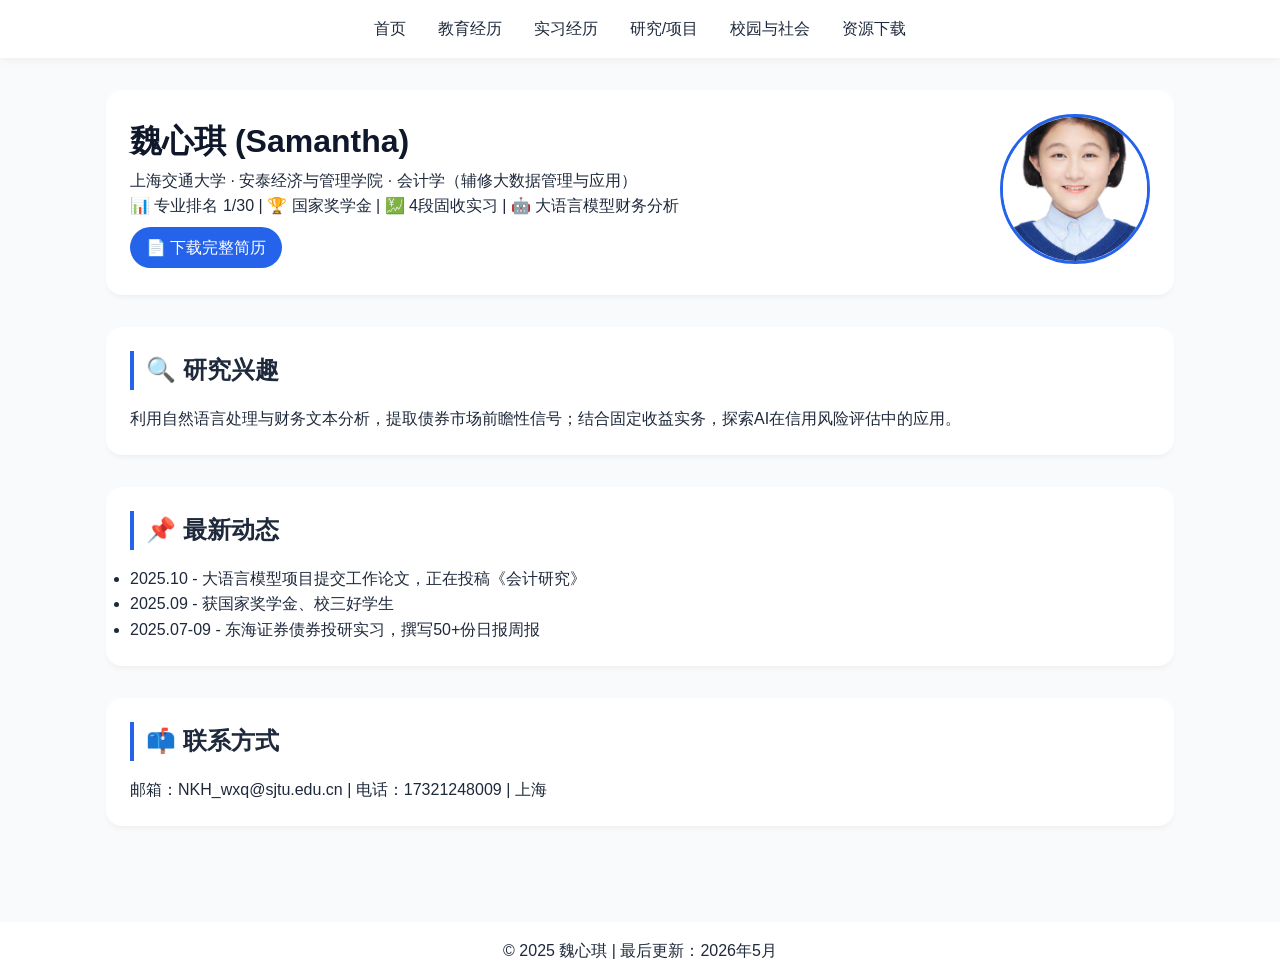
<file: idex.html>
<!DOCTYPE html>
<html lang="zh-CN">
<head>
    <meta charset="UTF-8">
    <meta name="viewport" content="width=device-width, initial-scale=1.0">
    <title>魏心琪 · 保研申请主页</title>
    <link rel="stylesheet" href="css/style.css">
</head>
<body>
    <header>
        <nav>
            <ul>
                <li><a href="index.html">首页</a></li>
                <li><a href="education.html">教育经历</a></li>
                <li><a href="internships.html">实习经历</a></li>
                <li><a href="projects.html">研究/项目</a></li>
                <li><a href="campus.html">校园与社会</a></li>
                <li><a href="resources.html">资源下载</a></li>
            </ul>
        </nav>
    </header>
    <main>
        <section id="hero">
            <div class="hero-text">
                <h1>魏心琪 (Samantha)</h1>
                <p>上海交通大学 · 安泰经济与管理学院 · 会计学（辅修大数据管理与应用）</p>
                <p>📊 专业排名 1/30 | 🏆 国家奖学金 | 💹 4段固收实习 | 🤖 大语言模型财务分析</p>
                <a href="pdfs/full_resume.pdf" class="btn" download>📄 下载完整简历</a>
            </div>
            <div class="hero-photo">
                <!-- 把你的证件照命名为 zhengjianzhao.jpg 放到 images 文件夹 -->
                <img src="images/zhengjianzhao.jpg" alt="魏心琪证件照">
            </div>
        </section>

        <section id="research-interest">
            <h2>🔍 研究兴趣</h2>
            <p>利用自然语言处理与财务文本分析，提取债券市场前瞻性信号；结合固定收益实务，探索AI在信用风险评估中的应用。</p>
        </section>

        <section id="latest-news">
            <h2>📌 最新动态</h2>
            <ul>
                <li>2025.10 - 大语言模型项目提交工作论文，正在投稿《会计研究》</li>
                <li>2025.09 - 获国家奖学金、校三好学生</li>
                <li>2025.07-09 - 东海证券债券投研实习，撰写50+份日报周报</li>
            </ul>
        </section>

        <section id="contact">
            <h2>📫 联系方式</h2>
            <p>邮箱：NKH_wxq@sjtu.edu.cn | 电话：17321248009 | 上海</p>
        </section>
    </main>
    <footer>
        <p>© 2025 魏心琪 | 最后更新：2026年5月</p>
    </footer>
    <script src="js/main.js"></script>
</body>
</html>
</file>
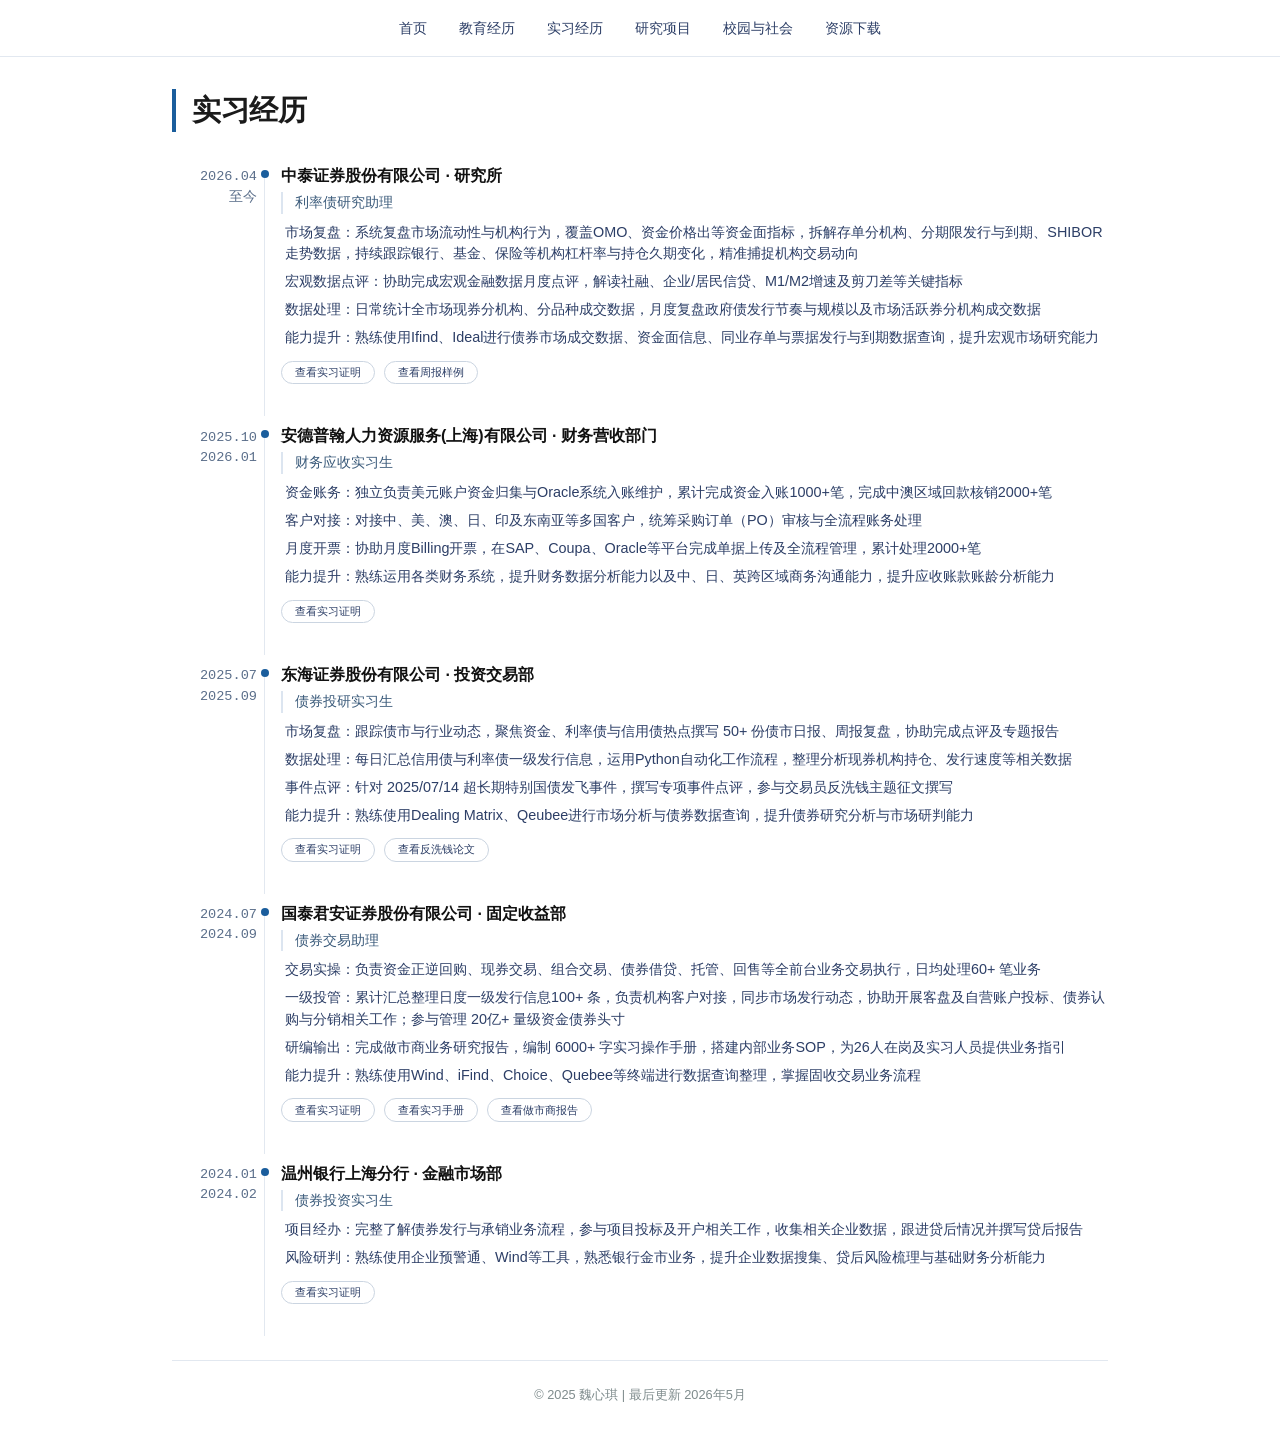
<file: internships.html>
<!DOCTYPE html>
<html lang="zh-CN">
<head>
    <meta charset="UTF-8">
    <meta name="viewport" content="width=device-width, initial-scale=1.0">
    <title>实习经历 · 魏心琪</title>
    <style>
        * {
            margin: 0;
            padding: 0;
            box-sizing: border-box;
        }

        body {
            background-color: #ffffff;
            font-family: 'Inter', -apple-system, BlinkMacSystemFont, 'Segoe UI', Roboto, Helvetica, Arial, sans-serif;
            color: #1a1a1a;
            line-height: 1.5;
        }

        .navbar {
            border-bottom: 1px solid #e2e8f0;
            padding: 1rem 0;
            margin-bottom: 1rem;
        }
        .nav-links {
            display: flex;
            justify-content: center;
            gap: 2rem;
            flex-wrap: wrap;
            list-style: none;
        }
        .nav-links a {
            text-decoration: none;
            color: #2c3e66;
            font-size: 0.9rem;
            font-weight: 500;
            transition: color 0.2s;
        }
        .nav-links a:hover {
            color: #1a5d9c;
        }

        .container {
            max-width: 1000px;
            margin: 0 auto;
            padding: 1rem 2rem 3rem 2rem;
        }

        .page-title {
            font-size: 1.8rem;
            font-weight: 600;
            letter-spacing: -0.01em;
            margin-bottom: 2rem;
            border-left: 4px solid #1a5d9c;
            padding-left: 1rem;
        }

        .timeline-item {
            display: flex;
            gap: 1.5rem;
            margin-bottom: 2rem;
        }
        .timeline-left {
            flex-shrink: 0;
            width: 85px;
            text-align: right;
            font-family: monospace;
            font-size: 0.85rem;
            color: #5a6e8a;
            padding-top: 0.2rem;
            position: relative;
        }
        .timeline-left::after {
            content: "";
            position: absolute;
            right: -12px;
            top: 6px;
            width: 8px;
            height: 8px;
            background: #1a5d9c;
            border-radius: 50%;
            z-index: 1;
        }
        .timeline-left::before {
            content: "";
            position: absolute;
            right: -8px;
            top: 14px;
            bottom: -24px;
            width: 1px;
            background: #e2e8f0;
        }
        .timeline-item:last-child .timeline-left::before {
            display: none;
        }
        .timeline-right {
            flex: 1;
            padding-bottom: 0.5rem;
        }
        .company {
            font-size: 1rem;
            font-weight: 600;
            color: #111;
            margin-bottom: 0.25rem;
        }
        .job-title {
            font-size: 0.9rem;
            color: #3a5a7a;
            margin-bottom: 0.5rem;
            border-left: 2px solid #dce5f0;
            padding-left: 0.75rem;
        }
        .job-description {
            margin: 0.5rem 0 0.75rem 0;
            padding-left: 0.25rem;
        }
        .job-description p {
            margin-bottom: 0.4rem;
            font-size: 0.9rem;
            color: #2c3e66;
            line-height: 1.5;
        }
        .btn-group {
            display: flex;
            flex-wrap: wrap;
            gap: 0.6rem;
            margin-top: 0.5rem;
        }
        .doc-btn {
            font-size: 0.7rem;
            background: none;
            border: 1px solid #cbd5e1;
            padding: 0.2rem 0.8rem;
            border-radius: 20px;
            cursor: pointer;
            color: #2c3e66;
            text-decoration: none;
            display: inline-block;
            transition: 0.2s;
        }
        .doc-btn:hover {
            background: #f0f2f5;
        }

        footer {
            border-top: 1px solid #e2e8f0;
            margin-top: 3rem;
            padding-top: 1.5rem;
            text-align: center;
            font-size: 0.8rem;
            color: #7f8c8d;
        }

        @media (max-width: 700px) {
            .container { padding: 1rem 1rem 2rem 1rem; }
            .timeline-left { width: 65px; font-size: 0.7rem; }
            .company { font-size: 0.95rem; }
            .job-title { font-size: 0.85rem; }
            .nav-links { gap: 1rem; }
        }
    </style>
</head>
<body>
    <div class="navbar">
        <div class="container" style="padding-top: 0; padding-bottom: 0;">
            <ul class="nav-links">
                <li><a href="index.html">首页</a></li>
                <li><a href="education.html">教育经历</a></li>
                <li><a href="internships.html">实习经历</a></li>
                <li><a href="projects.html">研究项目</a></li>
                <li><a href="campus.html">校园与社会</a></li>
                <li><a href="resources.html">资源下载</a></li>
            </ul>
        </div>
    </div>

    <div class="container">
        <div class="page-title">实习经历</div>

        <!-- 中泰证券 -->
        <div class="timeline-item">
            <div class="timeline-left">2026.04<br>至今</div>
            <div class="timeline-right">
                <div class="company">中泰证券股份有限公司 · 研究所</div>
                <div class="job-title">利率债研究助理</div>
                <div class="job-description">
                    <p>市场复盘：系统复盘市场流动性与机构行为，覆盖OMO、资金价格出等资金面指标，拆解存单分机构、分期限发行与到期、SHIBOR走势数据，持续跟踪银行、基金、保险等机构杠杆率与持仓久期变化，精准捕捉机构交易动向
                    <p>宏观数据点评：协助完成宏观金融数据月度点评，解读社融、企业/居民信贷、M1/M2增速及剪刀差等关键指标<p>
                    <p>数据处理：日常统计全市场现券分机构、分品种成交数据，月度复盘政府债发行节奏与规模以及市场活跃券分机构成交数据<p>
                    <p>能力提升：熟练使用Ifind、Ideal进行债券市场成交数据、资金面信息、同业存单与票据发行与到期数据查询，提升宏观市场研究能力</p>
                </div>
                <div class="btn-group">
                    <button class="doc-btn" data-src="pdfs/intern_certs/zhongtai_intern.pdf">查看实习证明</button>
                    <button class="doc-btn" data-src="pdfs/intern_works/weekly_report.pdf">查看周报样例</button>
                </div>
            </div>
        </div>

        <!-- 安德普翰 -->
        <div class="timeline-item">
            <div class="timeline-left">2025.10<br>2026.01</div>
            <div class="timeline-right">
                <div class="company">安德普翰人力资源服务(上海)有限公司 · 财务营收部门</div>
                <div class="job-title">财务应收实习生</div>
                <div class="job-description">
                    <p>资金账务：独立负责美元账户资金归集与Oracle系统入账维护，累计完成资金入账1000+笔，完成中澳区域回款核销2000+笔</p>
                    <p>客户对接：对接中、美、澳、日、印及东南亚等多国客户，统筹采购订单（PO）审核与全流程账务处理</p>
                    <p>月度开票：协助月度Billing开票，在SAP、Coupa、Oracle等平台完成单据上传及全流程管理，累计处理2000+笔</p>
                    <p>能力提升：熟练运用各类财务系统，提升财务数据分析能力以及中、日、英跨区域商务沟通能力，提升应收账款账龄分析能力</p>
                </div>
                <div class="btn-group">
                    <button class="doc-btn" data-src="pdfs/intern_certs/adp_intern.pdf">查看实习证明</button>
                </div>
            </div>
        </div>

        <!-- 东海证券 -->
        <div class="timeline-item">
            <div class="timeline-left">2025.07<br>2025.09</div>
            <div class="timeline-right">
                <div class="company">东海证券股份有限公司 · 投资交易部</div>
                <div class="job-title">债券投研实习生</div>
                <div class="job-description">
                    <p>市场复盘：跟踪债市与行业动态，聚焦资金、利率债与信用债热点撰写 50+ 份债市日报、周报复盘，协助完成点评及专题报告<p>
                    <p>数据处理：每日汇总信用债与利率债一级发行信息，运用Python自动化工作流程，整理分析现券机构持仓、发行速度等相关数据<p>
                    <p>事件点评：针对 2025/07/14 超长期特别国债发飞事件，撰写专项事件点评，参与交易员反洗钱主题征文撰写<p>
                    <p>能力提升：熟练使用Dealing Matrix、Qeubee进行市场分析与债券数据查询，提升债券研究分析与市场研判能力</p>
                </div>
                <div class="btn-group">
                    <button class="doc-btn" data-src="pdfs/intern_certs/donghai_intern.pdf">查看实习证明</button>
                    <button class="doc-btn" data-src="pdfs/intern_works/anti_money_laundering.pdf">查看反洗钱论文</button>
                </div>
            </div>
        </div>

        <!-- 国泰君安 -->
        <div class="timeline-item">
            <div class="timeline-left">2024.07<br>2024.09</div>
            <div class="timeline-right">
                <div class="company">国泰君安证券股份有限公司 · 固定收益部</div>
                <div class="job-title">债券交易助理</div>
                <div class="job-description">
                    <p>交易实操：负责资金正逆回购、现券交易、组合交易、债券借贷、托管、回售等全前台业务交易执行，日均处理60+ 笔业务<p>
                    <p>一级投管：累计汇总整理日度一级发行信息100+ 条，负责机构客户对接，同步市场发行动态，协助开展客盘及自营账户投标、债券认购与分销相关工作；参与管理 20亿+ 量级资金债券头寸<p>
                    <p>研编输出：完成做市商业务研究报告，编制 6000+ 字实习操作手册，搭建内部业务SOP，为26人在岗及实习人员提供业务指引<p>
                    <p>能力提升：熟练使用Wind、iFind、Choice、Quebee等终端进行数据查询整理，掌握固收交易业务流程</p>
                </div>
                <div class="btn-group">
                    <button class="doc-btn" data-src="pdfs/intern_certs/gtja_intern.pdf">查看实习证明</button>
                    <button class="doc-btn" data-src="pdfs/intern_works/gtja_manual.pdf">查看实习手册</button>
                    <button class="doc-btn" data-src="pdfs/intern_works/market_maker_report.pdf">查看做市商报告</button>
                </div>
            </div>
        </div>

        <!-- 温州银行 -->
        <div class="timeline-item">
            <div class="timeline-left">2024.01<br>2024.02</div>
            <div class="timeline-right">
                <div class="company">温州银行上海分行 · 金融市场部</div>
                <div class="job-title">债券投资实习生</div>
                <div class="job-description">
                    <p>项目经办：完整了解债券发行与承销业务流程，参与项目投标及开户相关工作，收集相关企业数据，跟进贷后情况并撰写贷后报告</p>
                    <p>风险研判：熟练使用企业预警通、Wind等工具，熟悉银行金市业务，提升企业数据搜集、贷后风险梳理与基础财务分析能力</p>
                </div>
                <div class="btn-group">
                    <button class="doc-btn" data-src="pdfs/intern_certs/wzbank_intern.pdf">查看实习证明</button>
                </div>
            </div>
        </div>

        <footer>
            © 2025 魏心琪 | 最后更新 2026年5月
        </footer>
    </div>

    <!-- 模态框 -->
    <div id="modal" style="display:none; position:fixed; z-index:1000; left:0; top:0; width:100%; height:100%; background:rgba(0,0,0,0.8); justify-content:center; align-items:center;">
        <span id="modal-close" style="position:absolute; top:20px; right:35px; color:white; font-size:40px; cursor:pointer;">&times;</span>
        <iframe id="modal-pdf" style="width:90%; height:90%; background:white;" frameborder="0"></iframe>
        <img id="modal-img" style="max-width:90%; max-height:90%; display:none; margin:auto;">
    </div>

    <script>
        const modal = document.getElementById('modal');
        const modalPdf = document.getElementById('modal-pdf');
        const modalImg = document.getElementById('modal-img');
        const closeBtn = document.getElementById('modal-close');

        function openFile(src) {
            if (src.toLowerCase().endsWith('.pdf')) {
                modalPdf.style.display = 'block';
                modalImg.style.display = 'none';
                modalPdf.src = src;
            } else {
                modalPdf.style.display = 'none';
                modalImg.style.display = 'block';
                modalImg.src = src;
            }
            modal.style.display = 'flex';
        }

        document.querySelectorAll('.doc-btn').forEach(btn => {
            btn.addEventListener('click', function() {
                const src = this.getAttribute('data-src');
                if (src) {
                    openFile(src);
                } else {
                    alert('文件暂未上传');
                }
            });
        });

        closeBtn.onclick = () => {
            modal.style.display = 'none';
            modalPdf.src = '';
            modalImg.src = '';
        };
        window.onclick = (e) => {
            if (e.target === modal) {
                modal.style.display = 'none';
                modalPdf.src = '';
                modalImg.src = '';
            }
        };
    </script>
</body>
</html>
</file>
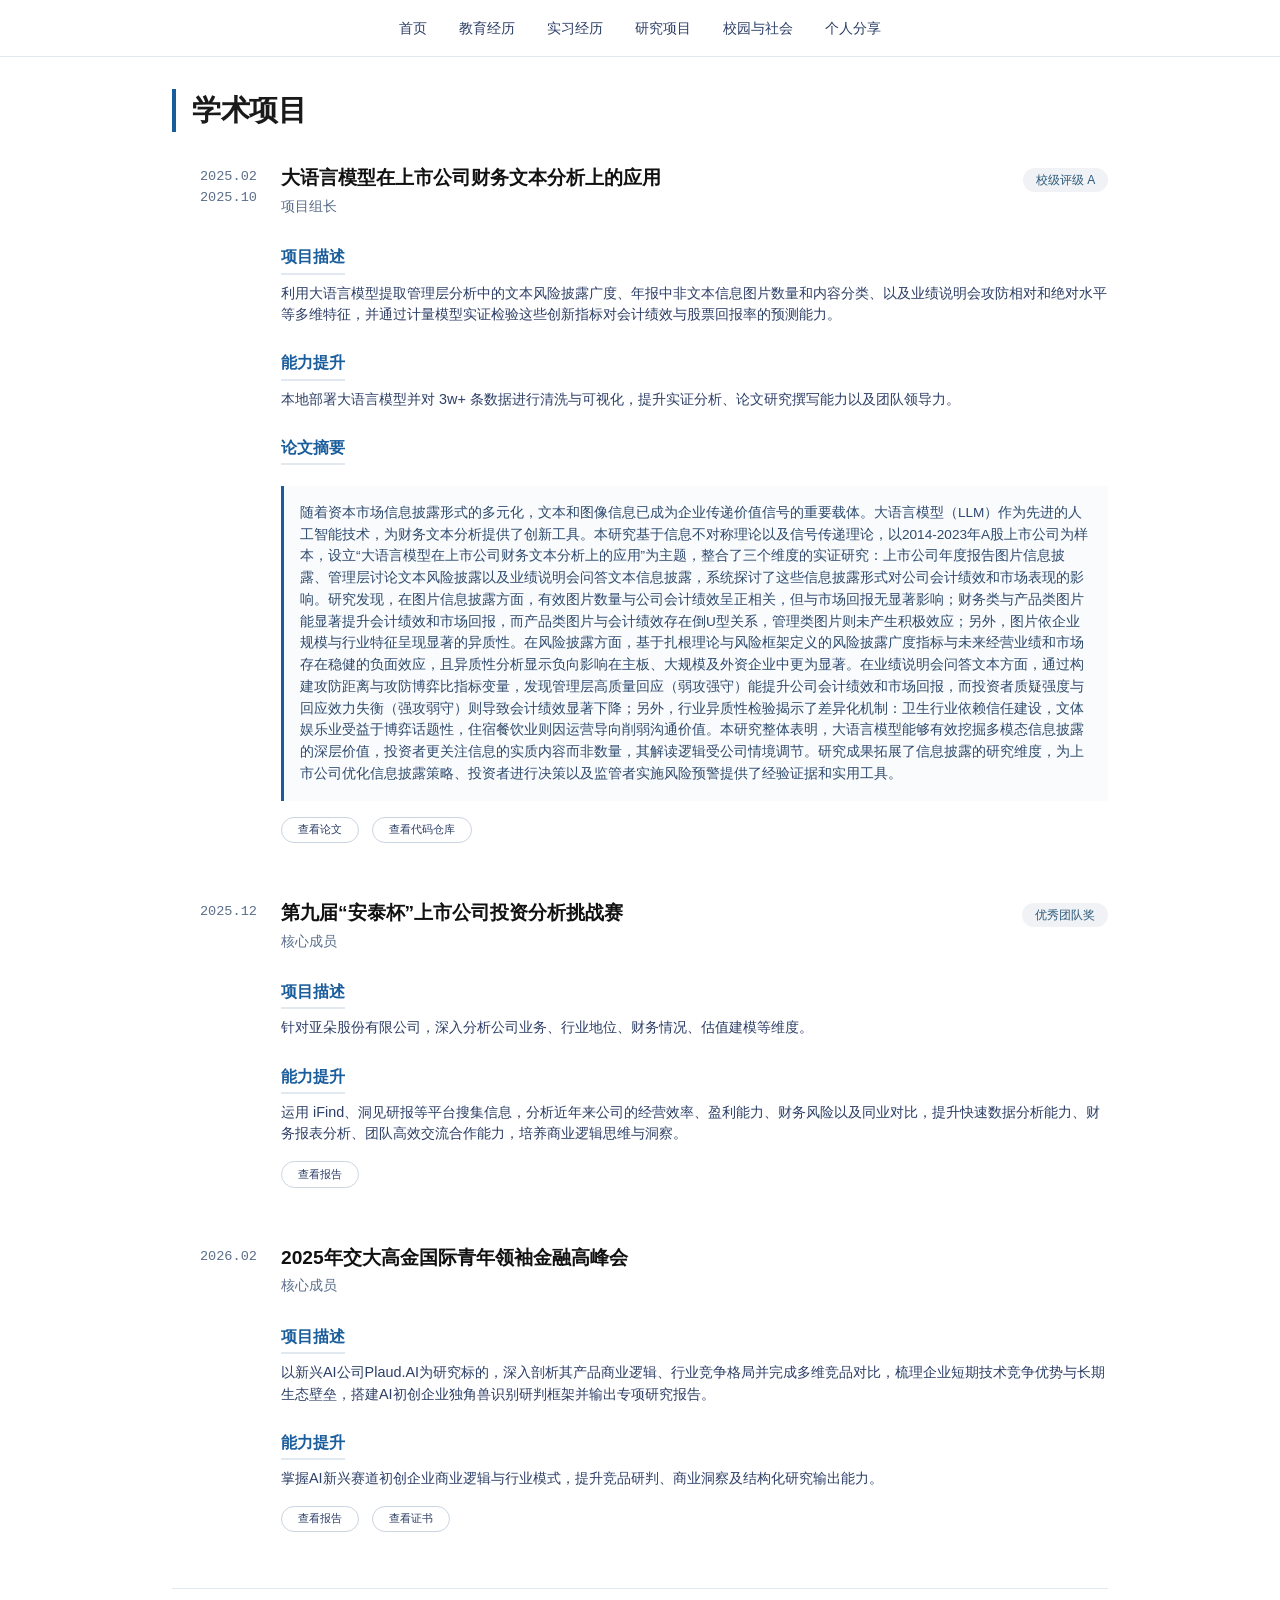
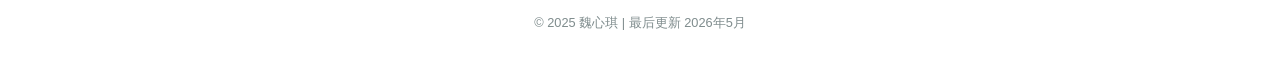
<file: projects.html>
<!DOCTYPE html>
<html lang="zh-CN">
<head>
    <meta charset="UTF-8">
    <meta name="viewport" content="width=device-width, initial-scale=1.0">
    <title>研究项目 · 魏心琪</title>
    <style>
        * {
            margin: 0;
            padding: 0;
            box-sizing: border-box;
        }

        body {
            background-color: #ffffff;
            font-family: 'Inter', -apple-system, BlinkMacSystemFont, 'Segoe UI', Roboto, Helvetica, Arial, sans-serif;
            color: #1a1a1a;
            line-height: 1.5;
        }

        /* 导航栏 */
        .navbar {
            border-bottom: 1px solid #e2e8f0;
            padding: 1rem 0;
            margin-bottom: 1rem;
        }
        .nav-links {
            display: flex;
            justify-content: center;
            gap: 2rem;
            flex-wrap: wrap;
            list-style: none;
        }
        .nav-links a {
            text-decoration: none;
            color: #2c3e66;
            font-size: 0.9rem;
            font-weight: 500;
            transition: color 0.2s;
        }
        .nav-links a:hover {
            color: #1a5d9c;
        }

        .container {
            max-width: 1000px;
            margin: 0 auto;
            padding: 1rem 2rem 3rem 2rem;
        }

        .page-title {
            font-size: 1.8rem;
            font-weight: 600;
            letter-spacing: -0.01em;
            margin-bottom: 2rem;
            border-left: 4px solid #1a5d9c;
            padding-left: 1rem;
        }

        /* 项目条目（无时间轴圆点） */
        .project-item {
            display: flex;
            gap: 1.5rem;
            margin-bottom: 3rem;
        }
        .project-left {
            flex-shrink: 0;
            width: 85px;
            text-align: right;
            font-family: monospace;
            font-size: 0.85rem;
            color: #5a6e8a;
            padding-top: 0.2rem;
        }
        .project-right {
            flex: 1;
        }

        /* 标题行：flex 布局，奖项右对齐 */
        .title-row {
            display: flex;
            justify-content: space-between;
            align-items: baseline;
            flex-wrap: wrap;
            margin-bottom: 0.25rem;
        }
        .project-title {
            font-size: 1.2rem;
            font-weight: 600;
            color: #111;
        }
        .project-award {
            background: #f0f2f5;
            padding: 0.2rem 0.8rem;
            border-radius: 20px;
            font-size: 0.75rem;
            color: #2c5a7a;
            white-space: nowrap;
        }
        .project-role {
            font-size: 0.85rem;
            color: #5a6e8a;
            margin-bottom: 0.75rem;
        }

        /* 小标题突出 */
        .section-subtitle {
            font-size: 1rem;
            font-weight: 600;
            margin: 1rem 0 0.5rem 0;
            color: #1a5d9c;
            border-bottom: 2px solid #e2e8f0;
            padding-bottom: 0.2rem;
            display: inline-block;
        }
        .project-description p {
            font-size: 0.9rem;
            color: #2c3e66;
            margin-bottom: 0.6rem;
            line-height: 1.5;
        }
        .abstract {
            background: #fafbfc;
            padding: 1rem;
            border-left: 3px solid #1a5d9c;
            margin: 0.8rem 0;
            font-size: 0.85rem;
            color: #2d4a6e;
            line-height: 1.6;
        }
        .btn-group {
            display: flex;
            flex-wrap: wrap;
            gap: 0.8rem;
            margin: 1rem 0 0.5rem;
        }
        .doc-btn {
            font-size: 0.7rem;
            background: none;
            border: 1px solid #cbd5e1;
            padding: 0.3rem 1rem;
            border-radius: 20px;
            cursor: pointer;
            color: #2c3e66;
            text-decoration: none;
            display: inline-block;
            transition: 0.2s;
        }
        .doc-btn:hover {
            background: #f0f2f5;
        }

        footer {
            border-top: 1px solid #e2e8f0;
            margin-top: 3rem;
            padding-top: 1.5rem;
            text-align: center;
            font-size: 0.8rem;
            color: #7f8c8d;
        }

        @media (max-width: 700px) {
            .container { padding: 1rem 1rem 2rem 1rem; }
            .project-left { width: 65px; font-size: 0.7rem; }
            .project-title { font-size: 1rem; }
            .title-row { flex-direction: column; align-items: flex-start; gap: 0.3rem; }
            .project-award { white-space: normal; align-self: flex-start; }
            .nav-links { gap: 1rem; }
        }
    </style>
</head>
<body>
    <div class="navbar">
        <div class="container" style="padding-top: 0; padding-bottom: 0;">
            <ul class="nav-links">
                <li><a href="index.html">首页</a></li>
                <li><a href="education.html">教育经历</a></li>
                <li><a href="internships.html">实习经历</a></li>
                <li><a href="projects.html">研究项目</a></li>
                <li><a href="campus.html">校园与社会</a></li>
                <li><a href="resources.html">个人分享</a></li>
            </ul>
        </div>
    </div>

    <div class="container">
        <div class="page-title">学术项目</div>

        <!-- 项目1：大语言模型 -->
        <div class="project-item">
            <div class="project-left">2025.02<br>2025.10</div>
            <div class="project-right">
                <div class="title-row">
                    <span class="project-title">大语言模型在上市公司财务文本分析上的应用</span>
                    <span class="project-award">校级评级 A</span>
                </div>
                <div class="project-role">项目组长</div>

                <div class="section-subtitle">项目描述</div>
                <div class="project-description">
                    <p>利用大语言模型提取管理层分析中的文本风险披露广度、年报中非文本信息图片数量和内容分类、以及业绩说明会攻防相对和绝对水平等多维特征，并通过计量模型实证检验这些创新指标对会计绩效与股票回报率的预测能力。</p>
                </div>

                <div class="section-subtitle">能力提升</div>
                <div class="project-description">
                    <p>本地部署大语言模型并对 3w+ 条数据进行清洗与可视化，提升实证分析、论文研究撰写能力以及团队领导力。</p>
                </div>

                <div class="section-subtitle">论文摘要</div>
                <div class="abstract">
                    随着资本市场信息披露形式的多元化，文本和图像信息已成为企业传递价值信号的重要载体。大语言模型（LLM）作为先进的人工智能技术，为财务文本分析提供了创新工具。本研究基于信息不对称理论以及信号传递理论，以2014-2023年A股上市公司为样本，设立“大语言模型在上市公司财务文本分析上的应用”为主题，整合了三个维度的实证研究：上市公司年度报告图片信息披露、管理层讨论文本风险披露以及业绩说明会问答文本信息披露，系统探讨了这些信息披露形式对公司会计绩效和市场表现的影响。研究发现，在图片信息披露方面，有效图片数量与公司会计绩效呈正相关，但与市场回报无显著影响；财务类与产品类图片能显著提升会计绩效和市场回报，而产品类图片与会计绩效存在倒U型关系，管理类图片则未产生积极效应；另外，图片依企业规模与行业特征呈现显著的异质性。在风险披露方面，基于扎根理论与风险框架定义的风险披露广度指标与未来经营业绩和市场存在稳健的负面效应，且异质性分析显示负向影响在主板、大规模及外资企业中更为显著。在业绩说明会问答文本方面，通过构建攻防距离与攻防博弈比指标变量，发现管理层高质量回应（弱攻强守）能提升公司会计绩效和市场回报，而投资者质疑强度与回应效力失衡（强攻弱守）则导致会计绩效显著下降；另外，行业异质性检验揭示了差异化机制：卫生行业依赖信任建设，文体娱乐业受益于博弈话题性，住宿餐饮业则因运营导向削弱沟通价值。本研究整体表明，大语言模型能够有效挖掘多模态信息披露的深层价值，投资者更关注信息的实质内容而非数量，其解读逻辑受公司情境调节。研究成果拓展了信息披露的研究维度，为上市公司优化信息披露策略、投资者进行决策以及监管者实施风险预警提供了经验证据和实用工具。
                </div>

                <div class="btn-group">
                    <button class="doc-btn" data-src="pdfs/projects/llm_paper.pdf">查看论文</button>
                    <button class="doc-btn" data-src="https://github.com/yourusername/llm-financial">查看代码仓库</button>
                </div>
            </div>
        </div>

        <!-- 项目2：安泰杯 -->
        <div class="project-item">
            <div class="project-left">2025.12</div>
            <div class="project-right">
                <div class="title-row">
                    <span class="project-title">第九届“安泰杯”上市公司投资分析挑战赛</span>
                    <span class="project-award">优秀团队奖</span>
                </div>
                <div class="project-role">核心成员</div>

                <div class="section-subtitle">项目描述</div>
                <div class="project-description">
                    <p>针对亚朵股份有限公司，深入分析公司业务、行业地位、财务情况、估值建模等维度。</p>
                </div>

                <div class="section-subtitle">能力提升</div>
                <div class="project-description">
                    <p>运用 iFind、洞见研报等平台搜集信息，分析近年来公司的经营效率、盈利能力、财务风险以及同业对比，提升快速数据分析能力、财务报表分析、团队高效交流合作能力，培养商业逻辑思维与洞察。</p>
                </div>

                <div class="btn-group">
                    <button class="doc-btn" data-src="pdfs/projects/antai_cup_report.pdf">查看报告</button>
                </div>
            </div>
        </div>

        <!-- 项目3：交大高金国际青年领袖金融高峰会 -->
        <div class="project-item">
            <div class="project-left">2026.02</div>
            <div class="project-right">
                <div class="title-row">
                    <span class="project-title">2025年交大高金国际青年领袖金融高峰会</span>
                    <!-- 无奖项标签，保留空白 -->
                </div>
                <div class="project-role">核心成员</div>

                <div class="section-subtitle">项目描述</div>
                <div class="project-description">
                    <p>以新兴AI公司Plaud.AI为研究标的，深入剖析其产品商业逻辑、行业竞争格局并完成多维竞品对比，梳理企业短期技术竞争优势与长期生态壁垒，搭建AI初创企业独角兽识别研判框架并输出专项研究报告。</p>
                </div>

                <div class="section-subtitle">能力提升</div>
                <div class="project-description">
                    <p>掌握AI新兴赛道初创企业商业逻辑与行业模式，提升竞品研判、商业洞察及结构化研究输出能力。</p>
                </div>

                <div class="btn-group">
                    <button class="doc-btn" data-src="pdfs/projects/saif_report.pdf">查看报告</button>
                    <button class="doc-btn" data-src="pdfs/projects/saif_certificate.pdf">查看证书</button>
                </div>
            </div>
        </div>

        <footer>
            © 2025 魏心琪 | 最后更新 2026年5月
        </footer>
    </div>

    <!-- 模态框 -->
    <div id="modal" style="display:none; position:fixed; z-index:1000; left:0; top:0; width:100%; height:100%; background:rgba(0,0,0,0.8); justify-content:center; align-items:center;">
        <span id="modal-close" style="position:absolute; top:20px; right:35px; color:white; font-size:40px; cursor:pointer;">&times;</span>
        <iframe id="modal-pdf" style="width:90%; height:90%; background:white;" frameborder="0"></iframe>
        <img id="modal-img" style="max-width:90%; max-height:90%; display:none; margin:auto;">
    </div>

    <script>
        const modal = document.getElementById('modal');
        const modalPdf = document.getElementById('modal-pdf');
        const modalImg = document.getElementById('modal-img');
        const closeBtn = document.getElementById('modal-close');

        function openFile(src) {
            if (src.startsWith('http')) {
                window.open(src, '_blank');
                return;
            }
            if (src.toLowerCase().endsWith('.pdf')) {
                modalPdf.style.display = 'block';
                modalImg.style.display = 'none';
                modalPdf.src = src;
                modal.style.display = 'flex';
            } else {
                modalPdf.style.display = 'none';
                modalImg.style.display = 'block';
                modalImg.src = src;
                modal.style.display = 'flex';
            }
        }

        document.querySelectorAll('.doc-btn').forEach(btn => {
            btn.addEventListener('click', function() {
                const src = this.getAttribute('data-src');
                if (src) {
                    openFile(src);
                } else {
                    alert('文件暂未上传');
                }
            });
        });

        closeBtn.onclick = () => {
            modal.style.display = 'none';
            modalPdf.src = '';
            modalImg.src = '';
        };
        window.onclick = (e) => {
            if (e.target === modal) {
                modal.style.display = 'none';
                modalPdf.src = '';
                modalImg.src = '';
            }
        };
    </script>
</body>
</html>
</file>
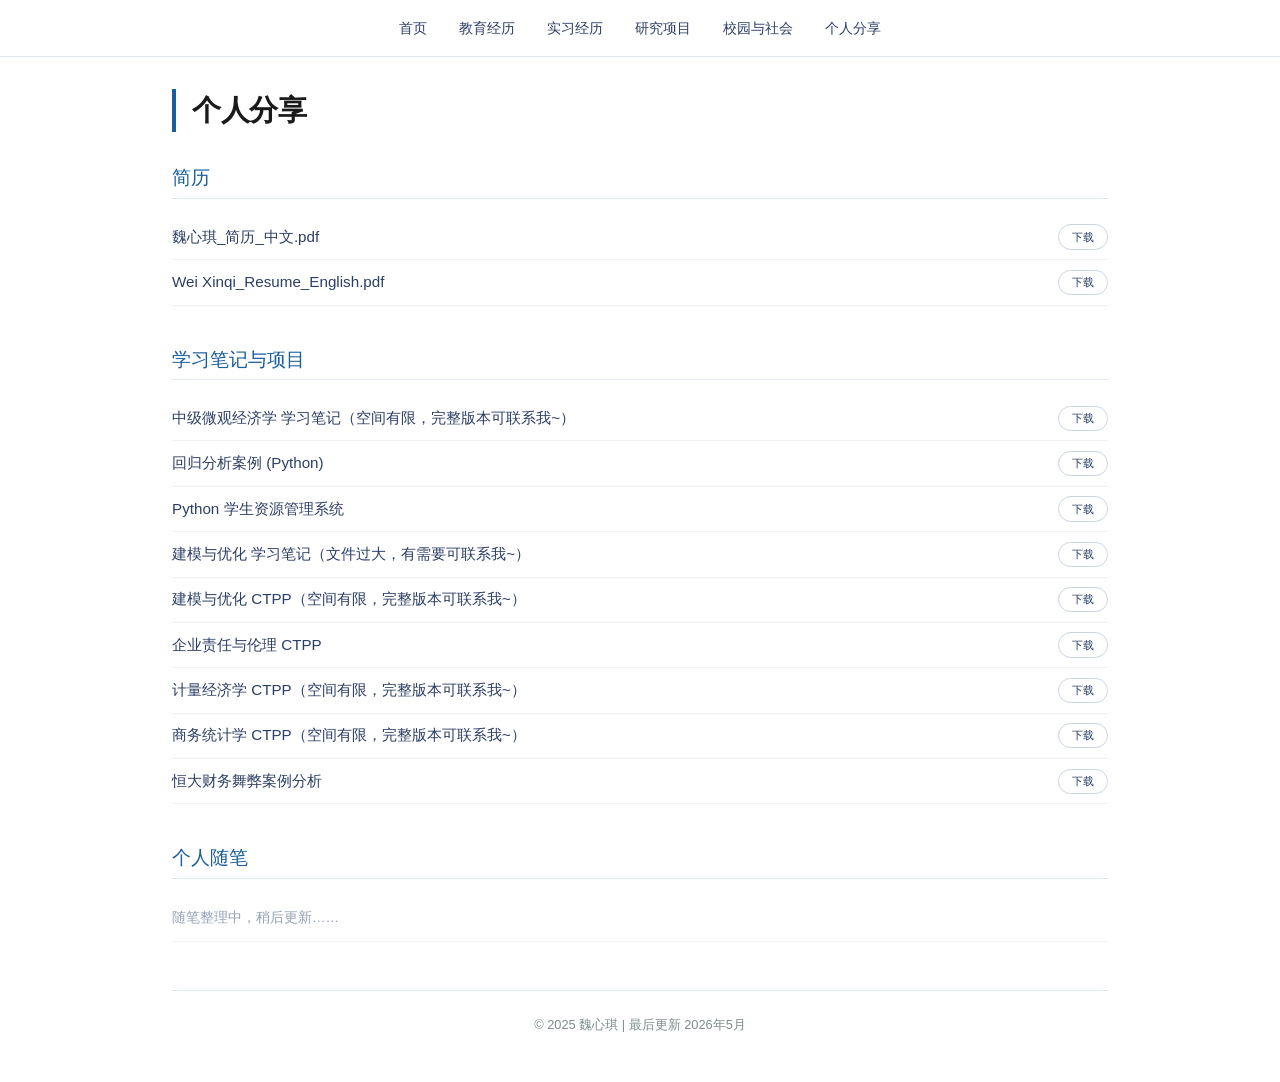
<file: resources.html>
<!DOCTYPE html>
<html lang="zh-CN">
<head>
    <meta charset="UTF-8">
    <meta name="viewport" content="width=device-width, initial-scale=1.0">
    <title>个人分享 · 魏心琪</title>
    <style>
        * {
            margin: 0;
            padding: 0;
            box-sizing: border-box;
        }

        body {
            background-color: #ffffff;
            font-family: 'Inter', -apple-system, BlinkMacSystemFont, 'Segoe UI', Roboto, Helvetica, Arial, sans-serif;
            color: #1a1a1a;
            line-height: 1.5;
        }

        /* 导航栏 */
        .navbar {
            border-bottom: 1px solid #e2e8f0;
            padding: 1rem 0;
            margin-bottom: 1rem;
        }
        .nav-links {
            display: flex;
            justify-content: center;
            gap: 2rem;
            flex-wrap: wrap;
            list-style: none;
        }
        .nav-links a {
            text-decoration: none;
            color: #2c3e66;
            font-size: 0.9rem;
            font-weight: 500;
            transition: color 0.2s;
        }
        .nav-links a:hover {
            color: #1a5d9c;
        }

        .container {
            max-width: 1000px;
            margin: 0 auto;
            padding: 1rem 2rem 3rem 2rem;
        }

        .page-title {
            font-size: 1.8rem;
            font-weight: 600;
            letter-spacing: -0.01em;
            margin-bottom: 2rem;
            border-left: 4px solid #1a5d9c;
            padding-left: 1rem;
        }

        /* 分享区块 */
        .share-section {
            margin-bottom: 2.5rem;
        }
        .section-heading {
            font-size: 1.2rem;
            font-weight: 500;
            margin-bottom: 1rem;
            padding-bottom: 0.3rem;
            border-bottom: 1px solid #e2e8f0;
            color: #1a5d9c;
        }
        .file-list {
            list-style: none;
            margin: 0;
        }
        .file-item {
            display: flex;
            align-items: center;
            flex-wrap: wrap;
            gap: 1rem;
            padding: 0.6rem 0;
            border-bottom: 1px solid #f0f2f5;
        }
        .file-name {
            font-size: 0.95rem;
            color: #2c3e66;
            flex: 1;
        }
        .file-link {
            font-size: 0.7rem;
            background: none;
            border: 1px solid #cbd5e1;
            padding: 0.2rem 0.8rem;
            border-radius: 20px;
            text-decoration: none;
            color: #2c3e66;
            transition: 0.2s;
            display: inline-block;
        }
        .file-link:hover {
            background: #f0f2f5;
        }
        .empty-msg {
            font-size: 0.85rem;
            color: #94a3b8;
            padding: 0.8rem 0;
            border-bottom: 1px solid #f0f2f5;
        }

        footer {
            border-top: 1px solid #e2e8f0;
            margin-top: 3rem;
            padding-top: 1.5rem;
            text-align: center;
            font-size: 0.8rem;
            color: #7f8c8d;
        }

        @media (max-width: 700px) {
            .container { padding: 1rem 1rem 2rem 1rem; }
            .nav-links { gap: 1rem; }
            .file-item { flex-direction: column; align-items: flex-start; }
        }
    </style>
</head>
<body>
    <div class="navbar">
        <div class="container" style="padding-top: 0; padding-bottom: 0;">
            <ul class="nav-links">
                <li><a href="index.html">首页</a></li>
                <li><a href="education.html">教育经历</a></li>
                <li><a href="internships.html">实习经历</a></li>
                <li><a href="projects.html">研究项目</a></li>
                <li><a href="campus.html">校园与社会</a></li>
                <li><a href="resources.html">个人分享</a></li>
            </ul>
        </div>
    </div>

    <div class="container">
        <div class="page-title">个人分享</div>

        <!-- 简历（PDF） -->
        <div class="share-section">
            <div class="section-heading">简历</div>
            <ul class="file-list">
                <li class="file-item">
                    <span class="file-name">魏心琪_简历_中文.pdf</span>
                    <a href="pdfs/resume_cn.pdf" class="file-link" download>下载</a>
                </li>
                <li class="file-item">
                    <span class="file-name">Wei Xinqi_Resume_English.pdf</span>
                    <a href="pdfs/resume_en.pdf" class="file-link" download>下载</a>
                </li>
            </ul>
        </div>

        <!-- 学习笔记与项目 -->
        <div class="share-section">
            <div class="section-heading">学习笔记与项目</div>
            <ul class="file-list">
                <li class="file-item"><span class="file-name">中级微观经济学 学习笔记（空间有限，完整版本可联系我~）</span><a href="pdfs/notes/micro_notes.pdf" class="file-link" download>下载</a></li>
                <li class="file-item"><span class="file-name">回归分析案例 (Python)</span><a href="pdfs/notes/regression_cases.pdf" class="file-link" download>下载</a></li>
                <li class="file-item"><span class="file-name">Python 学生资源管理系统</span><a href="pdfs/notes/student_system.py" class="file-link" download>下载</a></li>
                <li class="file-item"><span class="file-name">建模与优化 学习笔记（文件过大，有需要可联系我~）</span><a href="pdfs/notes/modeling_notes.pdf" class="file-link" download>下载</a></li>
                <li class="file-item"><span class="file-name">建模与优化 CTPP（空间有限，完整版本可联系我~）</span><a href="pdfs/notes/modeling_ctpp.pdf" class="file-link" download>下载</a></li>
                <li class="file-item"><span class="file-name">企业责任与伦理 CTPP</span><a href="pdfs/notes/ethics_ctpp.pdf" class="file-link" download>下载</a></li>
                <li class="file-item"><span class="file-name">计量经济学 CTPP（空间有限，完整版本可联系我~）</span><a href="pdfs/notes/econometrics_ctpp.pdf" class="file-link" download>下载</a></li>
                <li class="file-item"><span class="file-name">商务统计学 CTPP（空间有限，完整版本可联系我~）</span><a href="pdfs/notes/business_stats_ctpp.pdf" class="file-link" download>下载</a></li>
                <li class="file-item"><span class="file-name">恒大财务舞弊案例分析</span><a href="pdfs/notes/hengda_case.pdf" class="file-link" download>下载</a></li>
            </ul>
        </div>

        <!-- 个人随笔（暂时留空） -->
        <div class="share-section">
            <div class="section-heading">个人随笔</div>
            <div class="empty-msg">随笔整理中，稍后更新……</div>
        </div>

        <footer>
            © 2025 魏心琪 | 最后更新 2026年5月
        </footer>
    </div>
</body>
</html>
</file>
<file: css/style.css>
/* 全局样式 */
* {
    margin: 0;
    padding: 0;
    box-sizing: border-box;
}
body {
    font-family: 'Segoe UI', Roboto, 'Helvetica Neue', sans-serif;
    line-height: 1.6;
    background-color: #f8fafc;
    color: #1e293b;
}
header {
    background-color: white;
    box-shadow: 0 2px 10px rgba(0,0,0,0.05);
    position: sticky;
    top: 0;
    z-index: 10;
}
nav ul {
    display: flex;
    justify-content: center;
    list-style: none;
    gap: 2rem;
    padding: 1rem 0;
    flex-wrap: wrap;
}
nav a {
    text-decoration: none;
    color: #1e293b;
    font-weight: 500;
}
nav a:hover { color: #2563eb; }
main {
    max-width: 1100px;
    margin: 0 auto;
    padding: 2rem 1rem;
}
section {
    background: white;
    border-radius: 1rem;
    padding: 1.5rem;
    margin-bottom: 2rem;
    box-shadow: 0 4px 6px -2px rgba(0,0,0,0.05);
}
h1 { font-size: 2rem; color: #0f172a; }
h2 { font-size: 1.5rem; border-left: 4px solid #2563eb; padding-left: 0.75rem; margin-bottom: 1rem; }
h3 { font-size: 1.2rem; margin-top: 0.5rem; }
.btn {
    display: inline-block;
    background-color: #2563eb;
    color: white;
    padding: 0.5rem 1rem;
    border-radius: 2rem;
    text-decoration: none;
    margin-top: 0.5rem;
}
.hero-photo img {
    width: 150px;
    height: 150px;
    object-fit: cover;
    border-radius: 50%;
    border: 3px solid #2563eb;
}
#hero {
    display: flex;
    justify-content: space-between;
    align-items: center;
    flex-wrap: wrap;
    gap: 1rem;
}
.course-tag {
    display: inline-block;
    background-color: #e2e8f0;
    border-radius: 2rem;
    padding: 0.2rem 0.8rem;
    margin: 0.2rem;
    font-size: 0.9rem;
}
.internship, .project, .campus-item {
    margin-bottom: 1.5rem;
    padding-bottom: 1rem;
    border-bottom: 1px solid #e2e8f0;
}
.proof-btn {
    background: none;
    border: 1px solid #2563eb;
    color: #2563eb;
    padding: 0.2rem 0.6rem;
    border-radius: 1rem;
    cursor: pointer;
    font-size: 0.8rem;
    margin-top: 0.5rem;
    margin-right: 0.5rem;
}
.proof-btn:hover {
    background-color: #2563eb;
    color: white;
}
/* 模态框 */
.modal {
    display: none;
    position: fixed;
    z-index: 100;
    left: 0;
    top: 0;
    width: 100%;
    height: 100%;
    background-color: rgba(0,0,0,0.8);
}
.modal-content {
    margin: auto;
    display: block;
    max-width: 90%;
    max-height: 90%;
    position: absolute;
    top: 50%;
    left: 50%;
    transform: translate(-50%, -50%);
}
.close {
    position: absolute;
    top: 20px;
    right: 35px;
    color: white;
    font-size: 40px;
    cursor: pointer;
}
footer {
    text-align: center;
    padding: 1rem;
    background: white;
    margin-top: 2rem;
}
@media (max-width: 768px) {
    nav ul { gap: 1rem; }
    #hero { flex-direction: column; text-align: center; }
}
</file>
